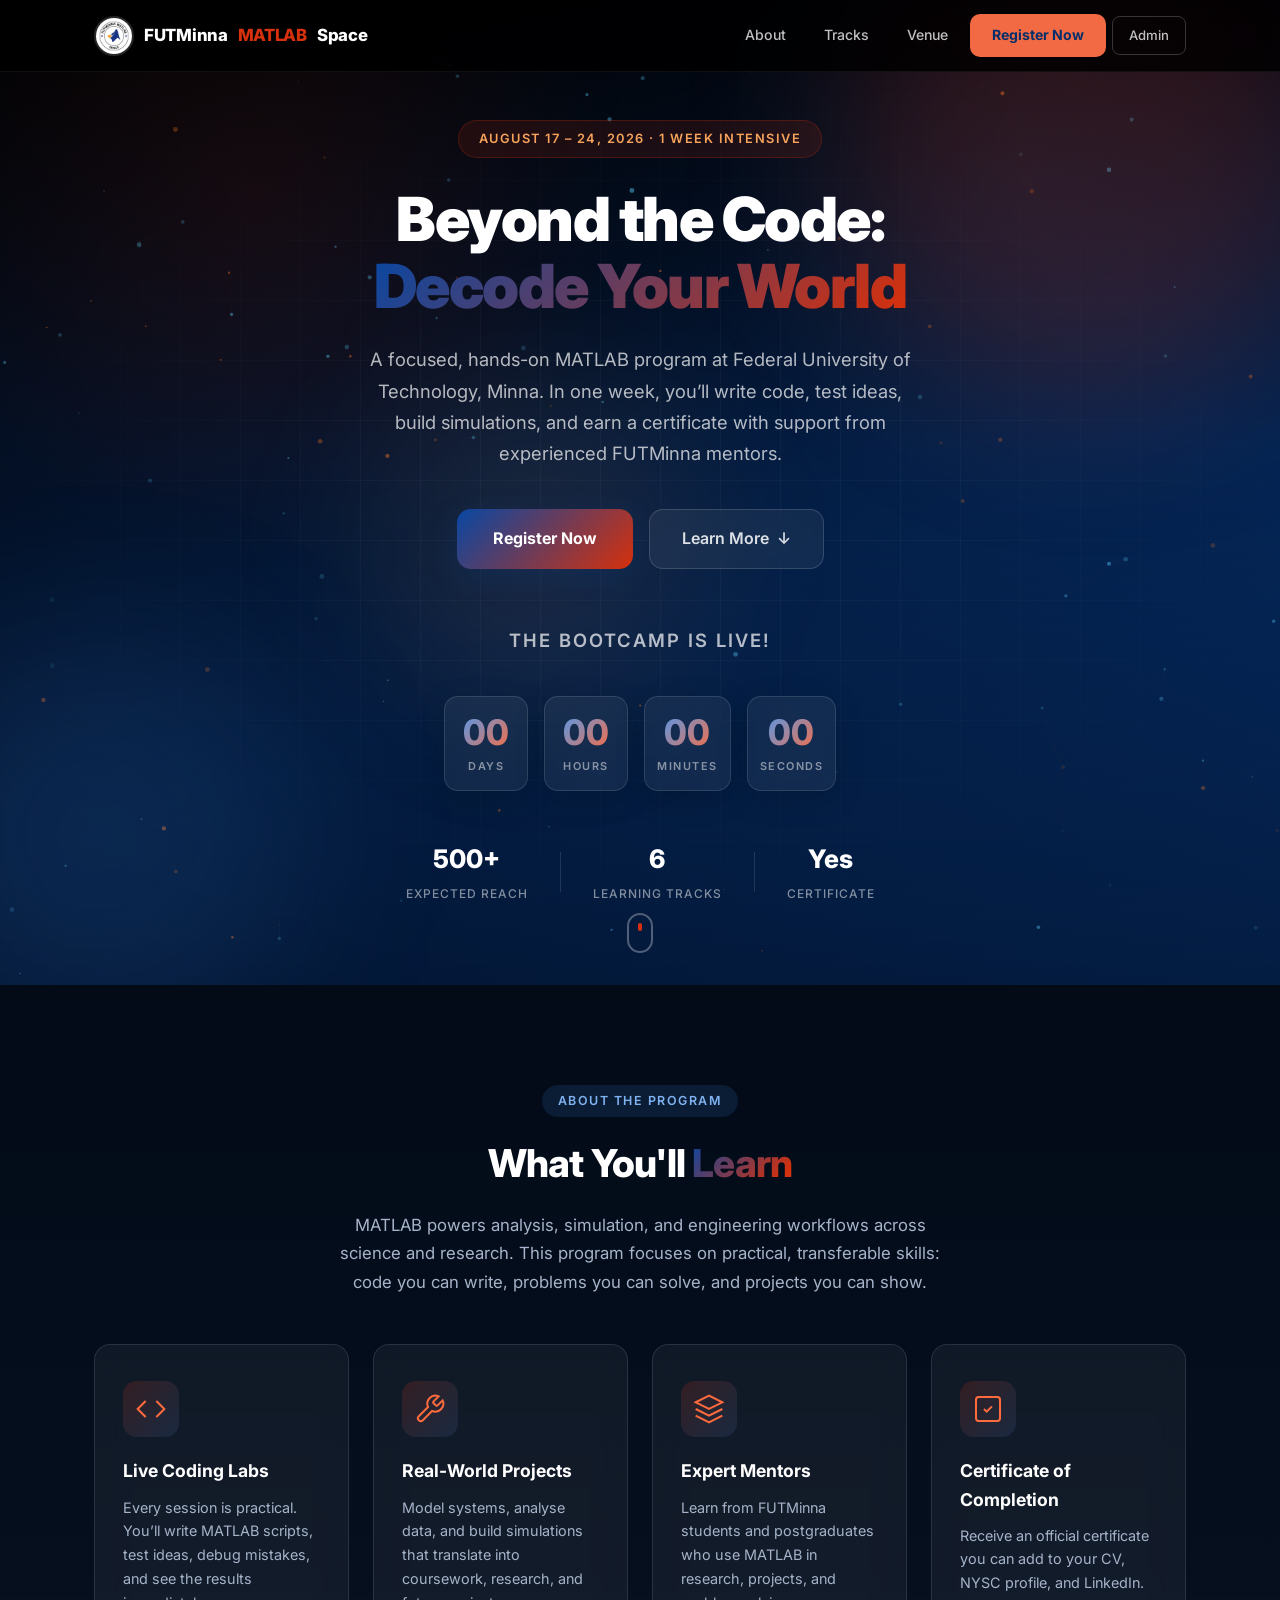
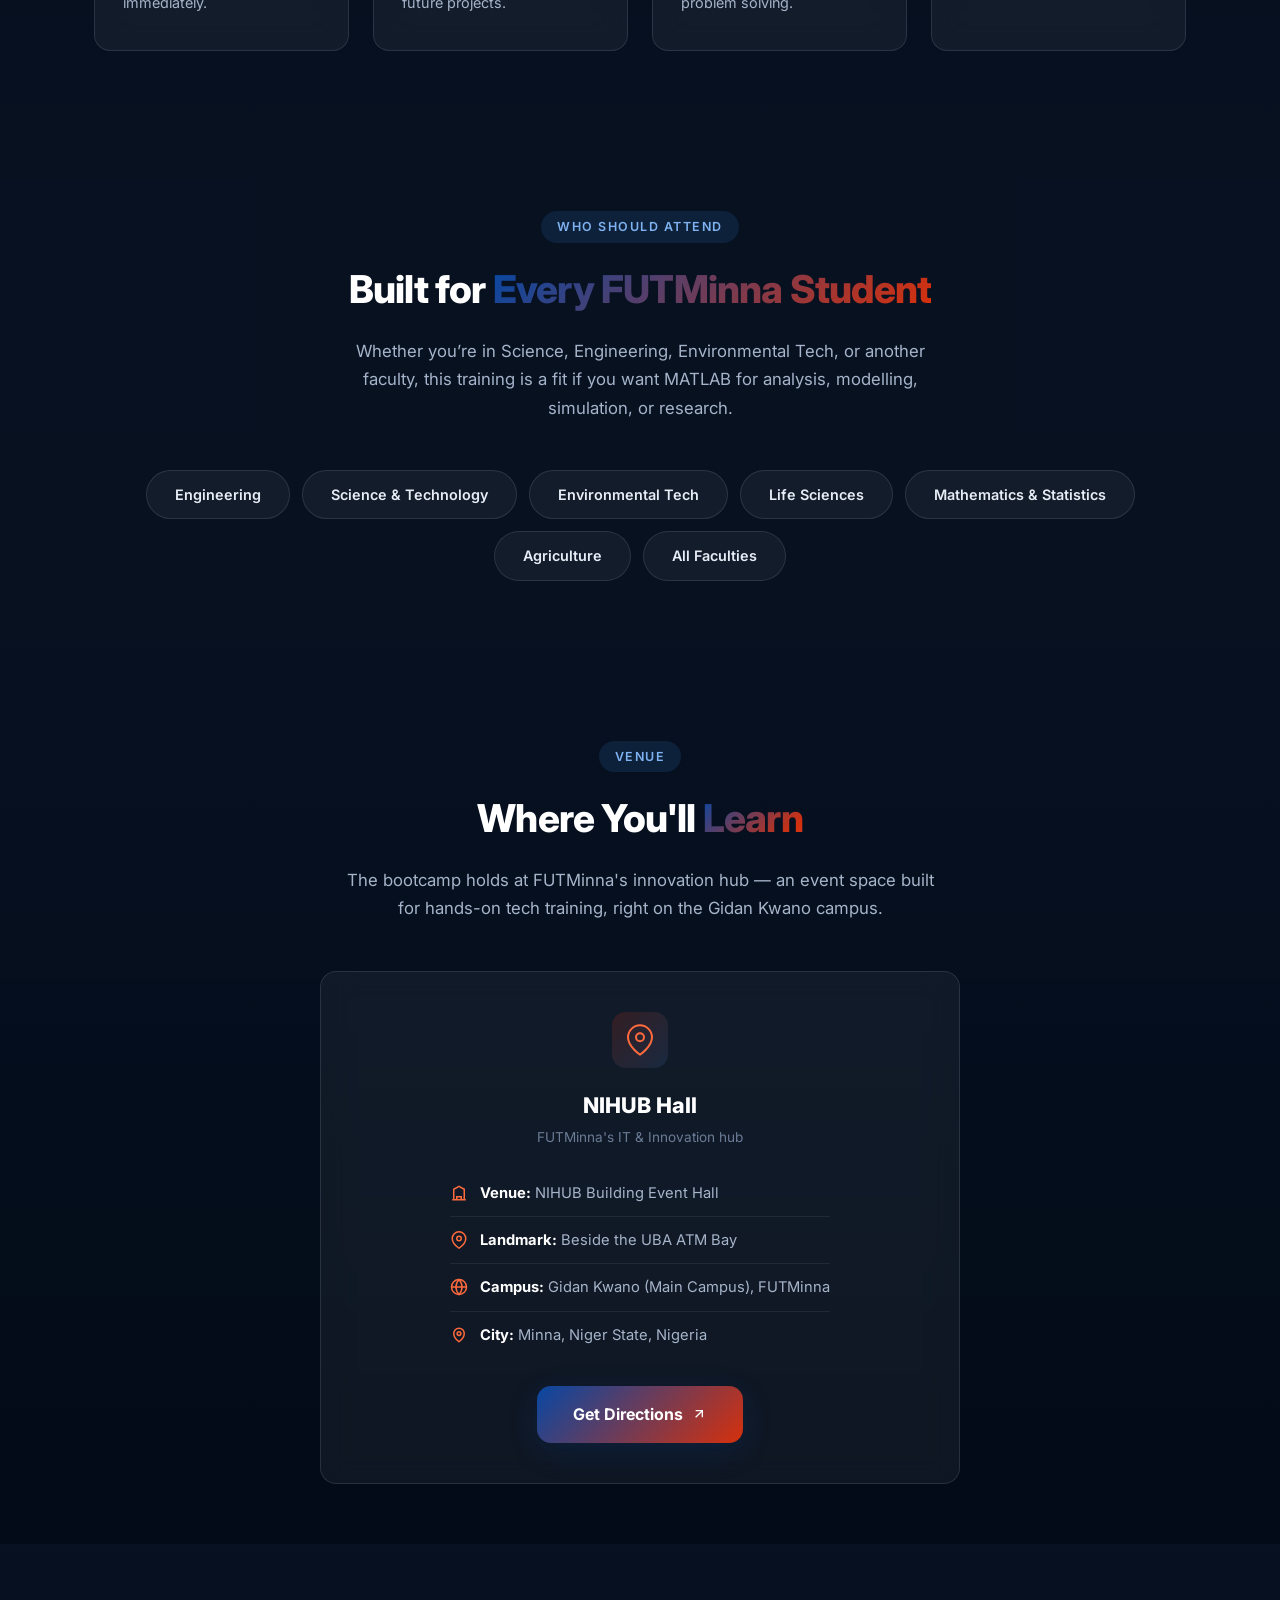
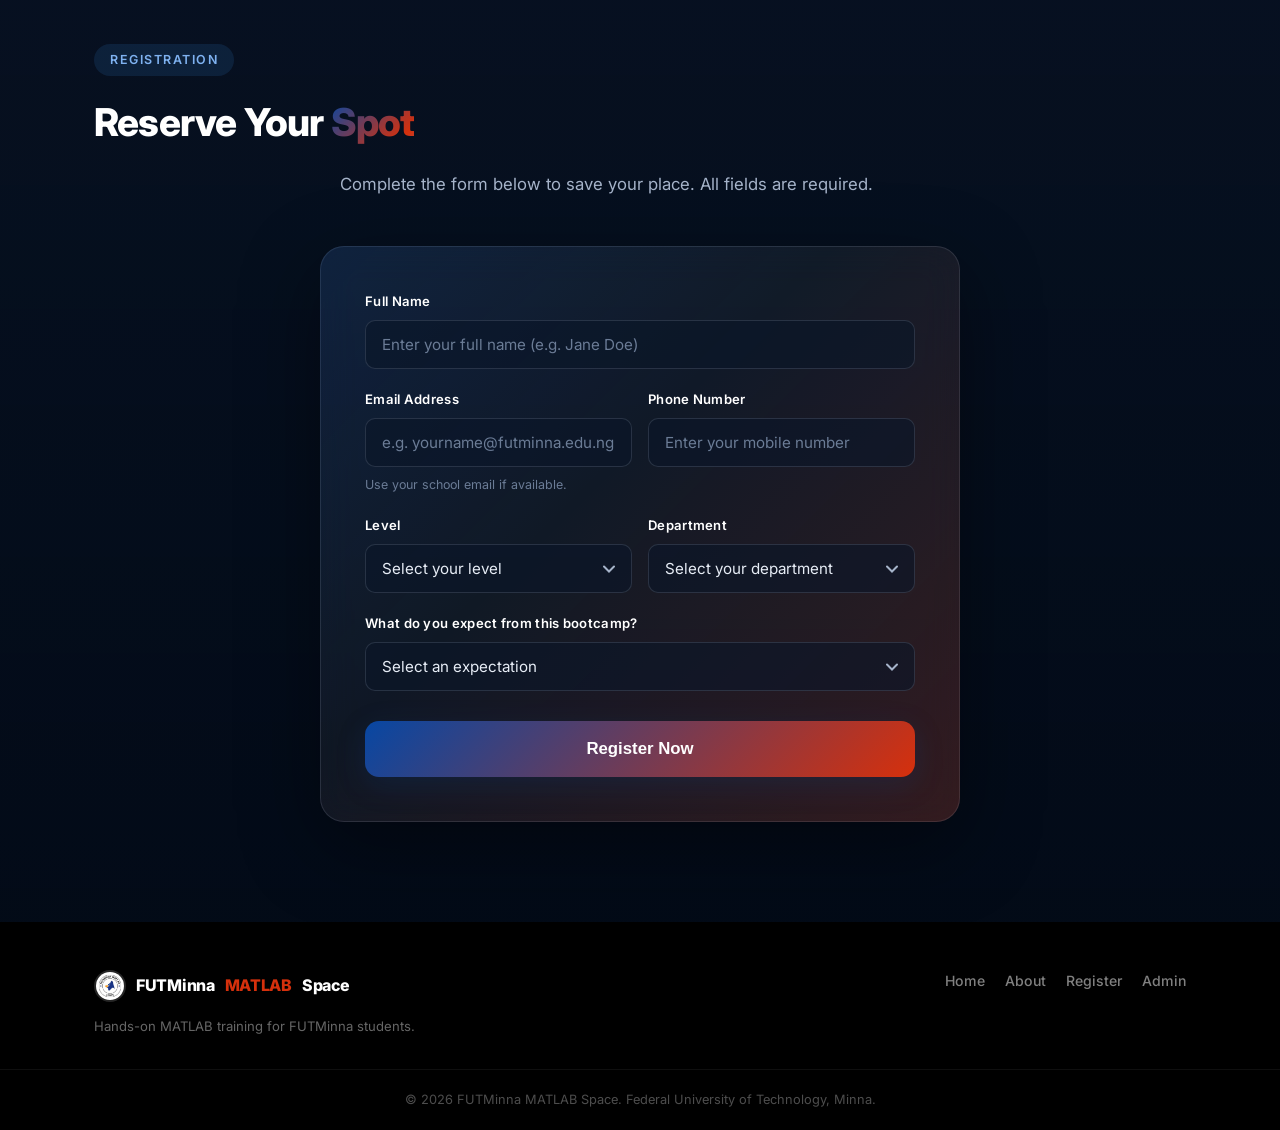
<file: index.html>
<!DOCTYPE html>
<html lang="en">
<head>
<meta charset="UTF-8">
<meta name="viewport" content="width=device-width, initial-scale=1.0">
<title>Beyond the Code, Decode Your World | FUTMinna MATLAB Space</title>
<link rel="stylesheet" href="style.css">
<link rel="preconnect" href="https://fonts.googleapis.com">
<link href="https://fonts.googleapis.com/css2?family=Inter:wght@300;400;500;600;700;800;900&display=swap" rel="stylesheet">
</head>
<body>
<div class="site-bg" aria-hidden="true"></div>

<!-- ===== PRELOADER ===== -->
<div id="preloader">
  <div class="loader-inner">
    <div class="loader-logo">
      <img src="/images/futminna_matlab_space_logo.jpeg" alt="FUTMinna MATLAB Space logo">
    </div>
    <p class="loader-text">FUTMinna <span>MATLAB</span> Space</p>
    <div class="loader-bar"><div class="loader-bar-fill"></div></div>
  </div>
</div>

<!-- ===== NAVBAR ===== -->
<header class="navbar" id="navbar">
  <div class="nav-inner">
    <a href="#" class="logo"><img class="logo-img" src="/images/futminna_matlab_space_logo.jpeg" alt="FUTMinna MATLAB Space logo">FUTMinna <span>MATLAB</span> Space</a>
    <button class="nav-toggle" id="navToggle" aria-label="Menu">
      <span></span><span></span><span></span>
    </button>
    <nav id="navLinks">
      <a href="#about">About</a>
      <a href="#tracks">Tracks</a>
      <a href="#venue">Venue</a>
      <a href="#register" class="nav-cta">Register Now</a>
      <a href="/admin" class="nav-admin">Admin</a>
    </nav>
  </div>
</header>

<!-- ===== HERO ===== -->
<section class="hero" id="hero">
  <canvas id="heroCanvas"></canvas>
  <div class="hero-orb hero-orb-1"></div>
  <div class="hero-orb hero-orb-2"></div>
  <div class="hero-orb hero-orb-3"></div>
  <div class="hero-grid"></div>
  <div class="hero-content">
    <div class="hero-badge reveal">August 17 – 24, 2026 &middot; 1 Week Intensive</div>
    <h1 class="reveal reveal-delay-1">Beyond the Code:<br><span class="gradient-text">Decode Your World</span></h1>
    <p class="reveal reveal-delay-2">A focused, hands-on MATLAB program at Federal University of Technology, Minna. In one week, you’ll write code, test ideas, build simulations, and earn a certificate with support from experienced FUTMinna mentors.</p>
    <div class="hero-actions reveal reveal-delay-3">
      <a href="#register" class="btn-glow">Register Now</a>
      <a href="#about" class="btn-ghost">Learn More <span class="arrow">&darr;</span></a>
    </div>
    <div class="hero-countdown reveal reveal-delay-4">
      <p class="countdown-label" id="countdownLabel">Bootcamp starts in</p>
      <div class="countdown-grid" id="countdown">
        <div class="countdown-box">
          <span class="countdown-num" id="cd-days">00</span>
          <span class="countdown-unit">Days</span>
        </div>
        <div class="countdown-box">
          <span class="countdown-num" id="cd-hours">00</span>
          <span class="countdown-unit">Hours</span>
        </div>
        <div class="countdown-box">
          <span class="countdown-num" id="cd-minutes">00</span>
          <span class="countdown-unit">Minutes</span>
        </div>
        <div class="countdown-box">
          <span class="countdown-num" id="cd-seconds">00</span>
          <span class="countdown-unit">Seconds</span>
        </div>
      </div>
    </div>
    <div class="hero-stats reveal reveal-delay-5">
      <div class="hero-stat">
        <span class="hero-stat-num">500+</span>
        <span class="hero-stat-label">Expected Reach</span>
      </div>
      <div class="hero-stat-divider"></div>
      <div class="hero-stat">
        <span class="hero-stat-num">6</span>
        <span class="hero-stat-label">Learning Tracks</span>
      </div>
      <div class="hero-stat-divider"></div>
      <div class="hero-stat">
        <span class="hero-stat-num">Yes</span>
        <span class="hero-stat-label">Certificate</span>
      </div>
    </div>
  </div>
  <div class="hero-scroll-hint">
    <div class="scroll-mouse">
      <div class="scroll-dot"></div>
    </div>
  </div>
</section>

<!-- ===== ABOUT ===== -->
<section id="about" class="about">
  <div class="container">
    <div class="section-label reveal">About The Program</div>
    <h2 class="reveal">What You'll <span class="gradient-text">Learn</span></h2>
    <p class="section-desc reveal">MATLAB powers analysis, simulation, and engineering workflows across science and research. This program focuses on practical, transferable skills: code you can write, problems you can solve, and projects you can show.</p>

    <div class="feature-grid">
      <div class="feature-card reveal reveal-card-1">
        <div class="feature-icon">
          <svg width="32" height="32" viewBox="0 0 24 24" fill="none" stroke="currentColor" stroke-width="1.5"><polyline points="16 18 22 12 16 6"/><polyline points="8 6 2 12 8 18"/></svg>
        </div>
        <h3>Live Coding Labs</h3>
        <p>Every session is practical. You’ll write MATLAB scripts, test ideas, debug mistakes, and see the results immediately.</p>
      </div>
      <div class="feature-card reveal reveal-card-2">
        <div class="feature-icon">
          <svg width="32" height="32" viewBox="0 0 24 24" fill="none" stroke="currentColor" stroke-width="1.5"><path d="M14.7 6.3a1 1 0 0 0 0 1.4l1.6 1.6a1 1 0 0 0 1.4 0l3.77-3.77a6 6 0 0 1-7.94 7.94l-6.91 6.91a2.12 2.12 0 0 1-3-3l6.91-6.91a6 6 0 0 1 7.94-7.94l-3.76 3.76z"/></svg>
        </div>
        <h3>Real-World Projects</h3>
        <p>Model systems, analyse data, and build simulations that translate into coursework, research, and future projects.</p>
      </div>
      <div class="feature-card reveal reveal-card-3">
        <div class="feature-icon">
          <svg width="32" height="32" viewBox="0 0 24 24" fill="none" stroke="currentColor" stroke-width="1.5"><path d="M12 2L2 7l10 5 10-5-10-5z"/><path d="M2 17l10 5 10-5"/><path d="M2 12l10 5 10-5"/></svg>
        </div>
        <h3>Expert Mentors</h3>
        <p>Learn from FUTMinna students and postgraduates who use MATLAB in research, projects, and problem solving.</p>
      </div>
      <div class="feature-card reveal reveal-card-4">
        <div class="feature-icon">
          <svg width="32" height="32" viewBox="0 0 24 24" fill="none" stroke="currentColor" stroke-width="1.5"><rect x="3" y="3" width="18" height="18" rx="2"/><path d="M9 12l2 2 4-4"/></svg>
        </div>
        <h3>Certificate of Completion</h3>
        <p>Receive an official certificate you can add to your CV, NYSC profile, and LinkedIn.</p>
      </div>
    </div>
  </div>
</section>

<!-- ===== TRACKS ===== -->
<section id="tracks" class="tracks">
  <div class="container">
    <div class="section-label reveal">Who Should Attend</div>
    <h2 class="reveal">Built for <span class="gradient-text">Every FUTMinna Student</span></h2>
    <p class="section-desc reveal">Whether you’re in Science, Engineering, Environmental Tech, or another faculty, this training is a fit if you want MATLAB for analysis, modelling, simulation, or research.</p>
    <div class="tracks-grid reveal">
      <div class="track-pill">Engineering</div>
      <div class="track-pill">Science & Technology</div>
      <div class="track-pill">Environmental Tech</div>
      <div class="track-pill">Life Sciences</div>
      <div class="track-pill">Mathematics & Statistics</div>
      <div class="track-pill">Agriculture</div>
      <div class="track-pill">All Faculties</div>
    </div>
  </div>
</section>

<!-- ===== VENUE ===== -->
<section id="venue" class="venue">
  <div class="container">
    <div class="section-label reveal">Venue</div>
    <h2 class="reveal">Where You'll <span class="gradient-text">Learn</span></h2>
    <p class="section-desc reveal">The bootcamp holds at FUTMinna's innovation hub &mdash; an event space built for hands-on tech training, right on the Gidan Kwano campus.</p>

    <div class="venue-grid">
      <div class="venue-card reveal">
        <div class="venue-icon">
          <svg width="32" height="32" viewBox="0 0 24 24" fill="none" stroke="currentColor" stroke-width="1.5"><path d="M21 10c0 7-9 13-9 13s-9-6-9-13a9 9 0 0 1 18 0z"/><circle cx="12" cy="10" r="3"/></svg>
        </div>
        <h3>NIHUB Hall</h3>
        <p class="venue-sub">FUTMinna's IT &amp; Innovation hub</p>
        <ul class="venue-list">
          <li>
            <svg width="18" height="18" viewBox="0 0 24 24" fill="none" stroke="currentColor" stroke-width="2"><path d="M3 21h18"/><path d="M5 21V7l7-4 7 4v14"/><path d="M9 21v-4h6v4"/></svg>
            <span><strong>Venue:</strong> NIHUB Building Event Hall</span>
          </li>
          <li>
            <svg width="18" height="18" viewBox="0 0 24 24" fill="none" stroke="currentColor" stroke-width="2"><path d="M21 10c0 7-9 13-9 13s-9-6-9-13a9 9 0 0 1 18 0z"/><circle cx="12" cy="10" r="3"/></svg>
            <span><strong>Landmark:</strong> Beside the UBA ATM Bay</span>
          </li>
          <li>
            <svg width="18" height="18" viewBox="0 0 24 24" fill="none" stroke="currentColor" stroke-width="2"><circle cx="12" cy="12" r="10"/><path d="M12 2a14.5 14.5 0 0 0 0 20 14.5 14.5 0 0 0 0-20z"/><path d="M2 12h20"/></svg>
            <span><strong>Campus:</strong> Gidan Kwano (Main Campus), FUTMinna</span>
          </li>
          <li>
            <svg width="18" height="18" viewBox="0 0 24 24" fill="none" stroke="currentColor" stroke-width="2"><path d="M12 21s-7-5.1-7-11a7 7 0 0 1 14 0c0 5.9-7 11-7 11z"/><circle cx="12" cy="10" r="2.5"/></svg>
            <span><strong>City:</strong> Minna, Niger State, Nigeria</span>
          </li>
        </ul>
        <a href="https://www.google.com/maps/dir/?api=1&amp;destination=NIHUB+FUTMinna+Gidan+Kwano" target="_blank" rel="noopener" class="btn-glow">
          Get Directions
          <svg class="map-chevron" width="16" height="16" viewBox="0 0 24 24" fill="none" stroke="currentColor" stroke-width="2"><path d="M7 17L17 7"/><path d="M7 7h10v10"/></svg>
        </a>
      </div>
    </div>
  </div>
</section>

<!-- ===== REGISTER ===== -->
<section id="register" class="register-section">
  <div class="container">
    <div class="section-label reveal">Registration</div>
    <h2 class="reveal">Reserve Your <span class="gradient-text">Spot</span></h2>
    <p class="section-desc reveal">Complete the form below to save your place. All fields are required.</p>

    <form id="registerForm" class="register-form reveal">
      <div class="form-row">
        <div class="form-group">
          <label for="fullname">Full Name</label>
          <input type="text" id="fullname" name="fullname" placeholder="Enter your full name (e.g. Jane Doe)" required>
          <div class="input-border"></div>
        </div>
      </div>
      <div class="form-row form-row-2">
        <div class="form-group">
          <label for="email">Email Address</label>
          <input type="email" id="email" name="email" placeholder="e.g. yourname@futminna.edu.ng" required>
          <small class="form-hint">Use your school email if available.</small>
          <div class="input-border"></div>
        </div>
        <div class="form-group">
          <label for="phone">Phone Number</label>
          <input type="tel" id="phone" name="phone" placeholder="Enter your mobile number" required>
          <div class="input-border"></div>
        </div>
      </div>
      <div class="form-row form-row-2">
        <div class="form-group">
          <label for="level">Level</label>
          <select id="level" name="level" required>
            <option value="" disabled selected>Select your level</option>
            <option value="100">100 Level</option>
            <option value="200">200 Level</option>
            <option value="300">300 Level</option>
            <option value="400">400 Level</option>
            <option value="500">500 Level</option>
            <option value="Postgraduate">Postgraduate</option>
          </select>
          <div class="input-border"></div>
        </div>
        <div class="form-group">
          <label for="department">Department</label>
          <select id="department" name="department" required>
            <option value="" disabled selected>Select your department</option>
            <option value="Engineering">Engineering</option>
            <option value="Science & Technology">Science & Technology</option>
            <option value="Environmental Tech">Environmental Tech</option>
            <option value="Life Sciences">Life Sciences</option>
            <option value="Mathematics & Statistics">Mathematics & Statistics</option>
            <option value="Agriculture">Agriculture</option>
            <option value="Other">Other</option>
          </select>
        </div>
      </div>
      <div class="form-row">
        <div class="form-group">
          <label for="expectation">What do you expect from this bootcamp?</label>
          <select id="expectation" name="expectation" required>
            <option value="" disabled selected>Select an expectation</option>
            <option value="Learn MATLAB from scratch">Learn MATLAB from scratch</option>
            <option value="Improve simulation & modeling skills">Improve simulation &amp; modeling skills</option>
            <option value="Apply MATLAB to coursework/projects">Apply MATLAB to coursework/projects</option>
            <option value="Prepare for research/academic work">Prepare for research/academic work</option>
            <option value="Build a portfolio project">Build a portfolio project</option>
            <option value="Network with other students">Network with other students</option>
            <option value="Other">Other</option>
          </select>
          <div class="input-border"></div>
        </div>
      </div>
      <button type="submit" class="btn-glow btn-full" id="submitBtn">
        <span class="btn-text">Register Now</span>
        <span class="btn-loader">
          <span></span><span></span><span></span>
        </span>
      </button>
      <div id="formMessage" class="form-message"></div>
    </form>
  </div>
</section>

<!-- ===== SUCCESS MODAL ===== -->
<div id="successModal" class="modal-overlay">
  <div class="modal-card">
    <button class="modal-close" id="modalClose">&times;</button>
    <div class="modal-check">
      <svg viewBox="0 0 52 52" class="checkmark"><circle cx="26" cy="26" r="25" fill="none" stroke="#10B981" stroke-width="2"/><path fill="none" stroke="#10B981" stroke-width="3" stroke-linecap="round" stroke-linejoin="round" d="M14.1 27.2l7.1 7.2 16.7-16.8"/></svg>
    </div>
    <h2 class="modal-title">You're In, <span id="modalName">Friend</span>!</h2>
    <p class="modal-subtitle">Thanks for registering for FUTMinna MATLAB Space. Here are your bootcamp details:</p>

    <div class="modal-details">
      <div class="modal-detail">
        <svg width="18" height="18" viewBox="0 0 24 24" fill="none" stroke="currentColor" stroke-width="2"><rect x="3" y="4" width="18" height="18" rx="2"/><line x1="16" y1="2" x2="16" y2="6"/><line x1="8" y1="2" x2="8" y2="6"/><line x1="3" y1="10" x2="21" y2="10"/></svg>
        <span><strong>Dates:</strong> August 17 – 24, 2026 (1 Week)</span>
      </div>
      <div class="modal-detail">
        <svg width="18" height="18" viewBox="0 0 24 24" fill="none" stroke="currentColor" stroke-width="2"><circle cx="12" cy="12" r="10"/><polyline points="12 6 12 12 16 14"/></svg>
        <span><strong>Time:</strong> 10:00 AM – 2:00 PM Daily (WAT)</span>
      </div>
      <div class="modal-detail">
        <svg width="18" height="18" viewBox="0 0 24 24" fill="none" stroke="currentColor" stroke-width="2"><path d="M21 10c0 7-9 13-9 13s-9-6-9-13a9 9 0 0 1 18 0z"/><circle cx="12" cy="10" r="3"/></svg>
        <span><strong>Venue:</strong> NIHUB Hall, Beside UBA ATM Bay, Gidan Kwano Campus, FUTMinna</span>
      </div>
    </div>

    <div class="modal-calendar">
      <p class="modal-cal-label">Add to your calendar so you don't miss it:</p>
      <div class="modal-cal-btns">
        <a id="googleCalLink" href="#" target="_blank" class="cal-btn cal-btn-google">
          <svg width="18" height="18" viewBox="0 0 24 24" fill="none" stroke="currentColor" stroke-width="2"><rect x="3" y="4" width="18" height="18" rx="2"/><line x1="16" y1="2" x2="16" y2="6"/><line x1="8" y1="2" x2="8" y2="6"/><line x1="3" y1="10" x2="21" y2="10"/></svg>
          Google Calendar
        </a>
        <button type="button" id="downloadIcs" class="cal-btn cal-btn-ics">
          <svg width="18" height="18" viewBox="0 0 24 24" fill="none" stroke="currentColor" stroke-width="2"><path d="M21 15v4a2 2 0 01-2 2H5a2 2 0 01-2-2v-4"/><polyline points="7 10 12 15 17 10"/><line x1="12" y1="15" x2="12" y2="3"/></svg>
          Download .ics
        </button>
      </div>
    </div>

    <button class="btn-glow btn-full modal-done" id="modalDone">Done</button>
  </div>
</div>

<!-- ===== FOOTER ===== -->
<footer>
  <div class="footer-inner">
    <div class="footer-brand">
      <span class="logo"><img class="logo-img logo-img-sm" src="/images/futminna_matlab_space_logo.jpeg" alt="FUTMinna MATLAB Space logo">FUTMinna <span>MATLAB</span> Space</span>
      <p>Hands-on MATLAB training for FUTMinna students.</p>
    </div>
    <div class="footer-links">
      <a href="/">Home</a>
      <a href="#about">About</a>
      <a href="#register">Register</a>
      <a href="/admin">Admin</a>
    </div>
  </div>
  <div class="footer-bottom">
    <p>&copy; 2026 FUTMinna MATLAB Space. Federal University of Technology, Minna.</p>
  </div>
</footer>

<script src="script.js"></script>
</body>
</html>
</file>
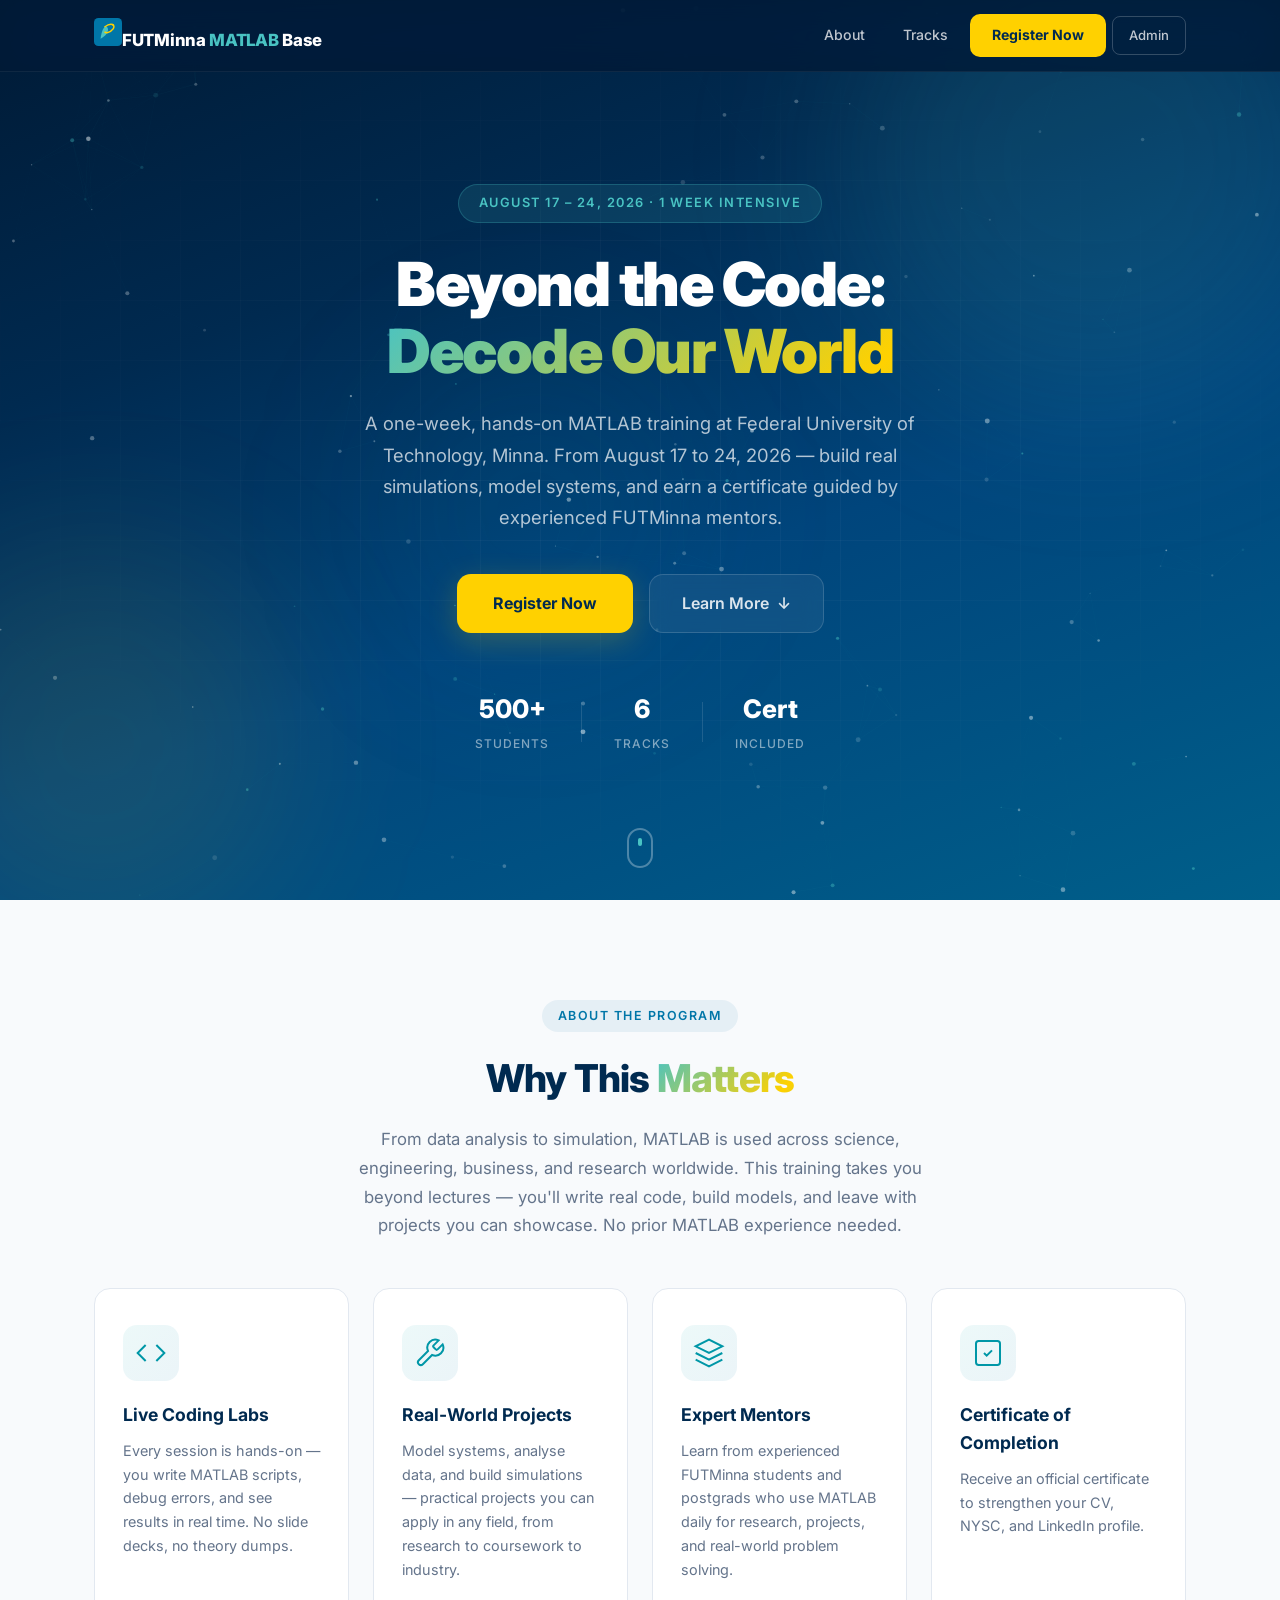
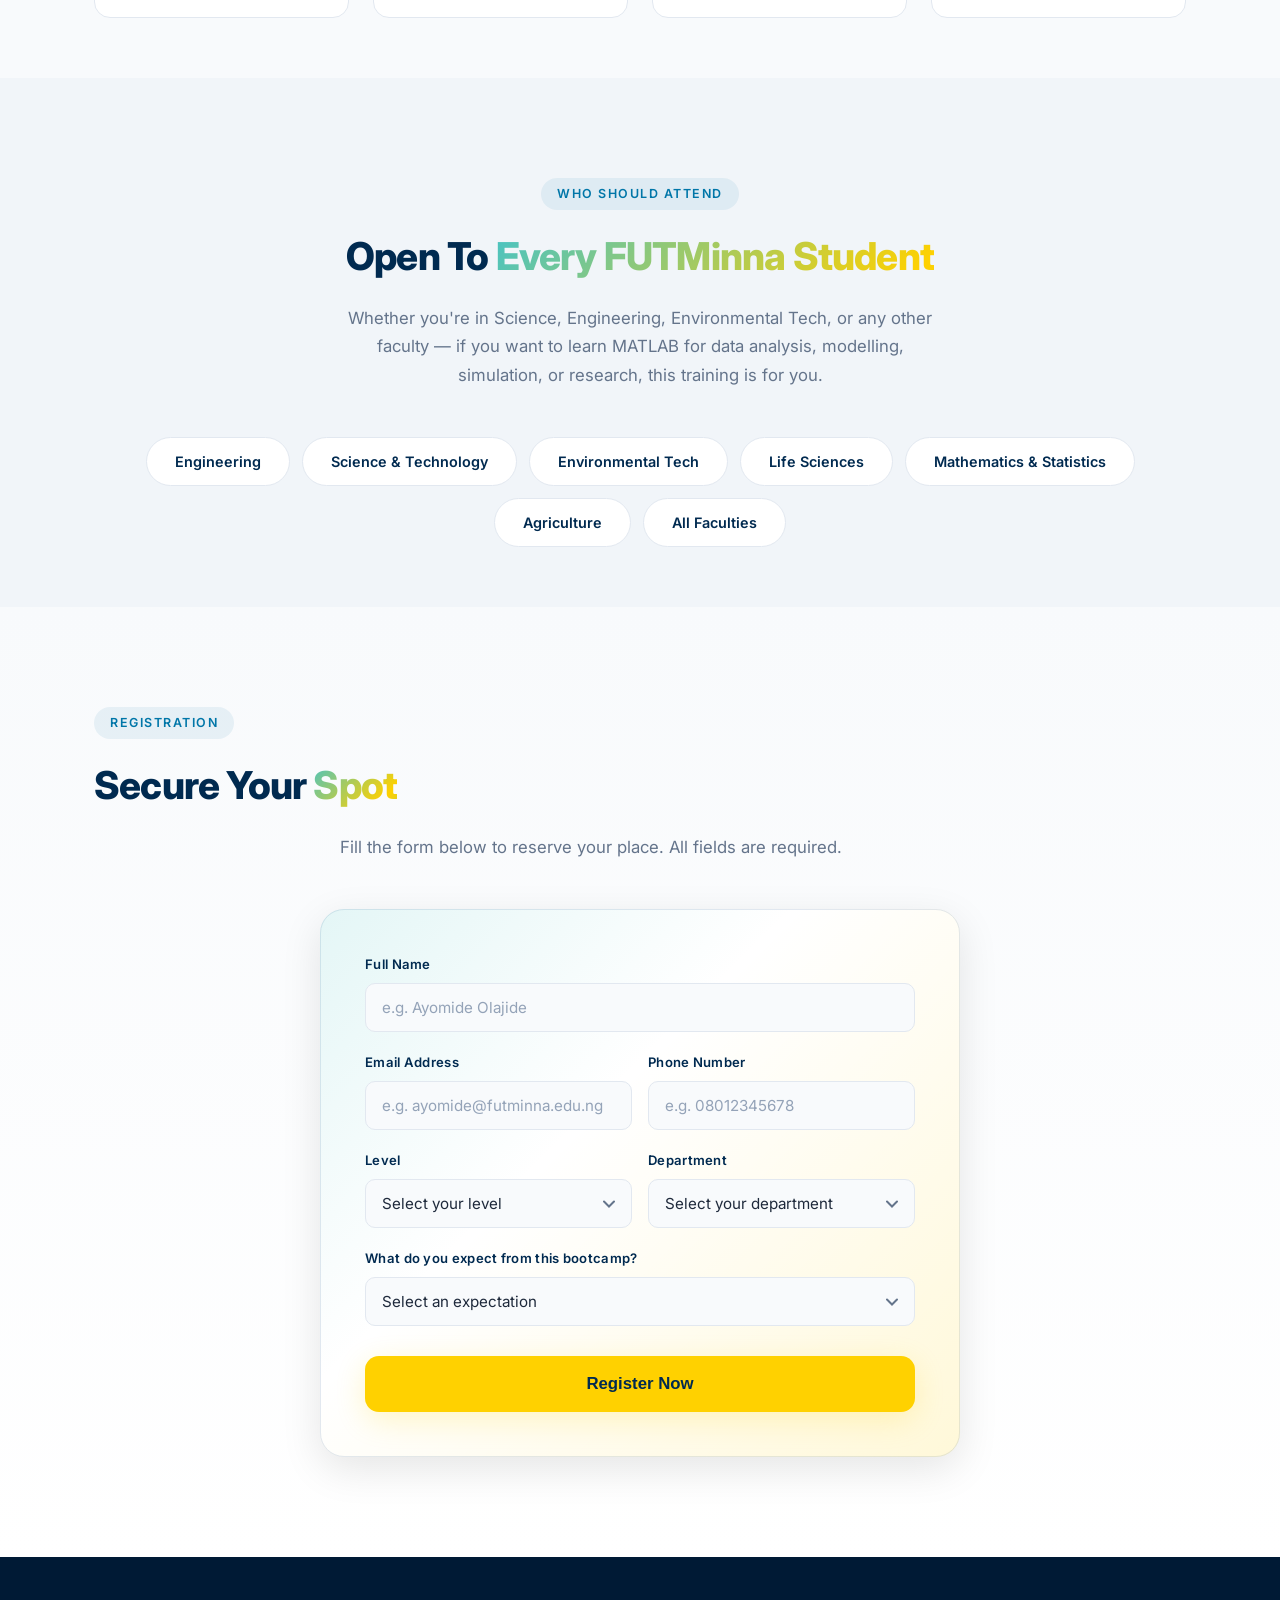
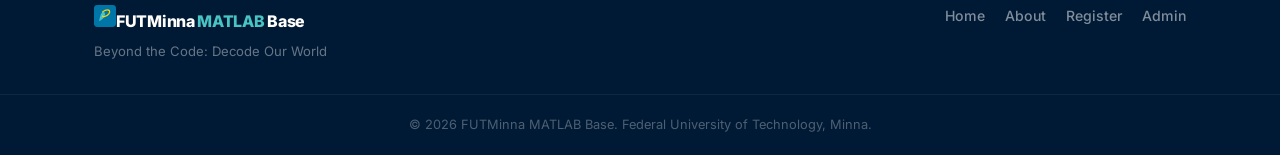
<file: public/index.html>
<!DOCTYPE html>
<html lang="en">
<head>
<meta charset="UTF-8">
<meta name="viewport" content="width=device-width, initial-scale=1.0">
<title>Beyond the Code: Decode Our World | FUTMinna MATLAB Base</title>
<link rel="stylesheet" href="style.css">
<link rel="preconnect" href="https://fonts.googleapis.com">
<link href="https://fonts.googleapis.com/css2?family=Inter:wght@300;400;500;600;700;800;900&display=swap" rel="stylesheet">
</head>
<body>

<!-- ===== PRELOADER ===== -->
<div id="preloader">
  <div class="loader-inner">
    <div class="loader-mesh">
      <svg viewBox="0 0 200 200" xmlns="http://www.w3.org/2000/svg">
        <defs>
          <linearGradient id="meshGrad" x1="0%" y1="0%" x2="100%" y2="100%">
            <stop offset="0%" style="stop-color:#49C3C3;stop-opacity:1" />
            <stop offset="100%" style="stop-color:#0076A8;stop-opacity:1" />
          </linearGradient>
        </defs>
        <path class="mesh-wave mesh-wave-1" fill="none" stroke="url(#meshGrad)" stroke-width="1.5" opacity="0.4"/>
        <path class="mesh-wave mesh-wave-2" fill="none" stroke="url(#meshGrad)" stroke-width="1.5" opacity="0.3"/>
        <path class="mesh-wave mesh-wave-3" fill="none" stroke="url(#meshGrad)" stroke-width="1.5" opacity="0.2"/>
      </svg>
      <div class="loader-dot"></div>
      <div class="loader-dot loader-dot-2"></div>
    </div>
    <p class="loader-text">FUTMinna <span>MATLAB</span> Base</p>
    <div class="loader-bar"><div class="loader-bar-fill"></div></div>
  </div>
</div>

<!-- ===== NAVBAR ===== -->
<header class="navbar" id="navbar">
  <div class="nav-inner">
    <a href="#" class="logo"><svg class="logo-icon" viewBox="0 0 512 512" width="28" height="28"><rect width="512" height="512" rx="80" fill="#0076A8"/><path d="M120 380 C120 380 140 200 200 160 C230 140 260 180 256 220 C252 260 220 310 180 340 C160 355 140 370 120 380Z" fill="#49C3C3"/><path d="M200 160 C200 160 280 100 340 120 C370 130 370 170 350 200 C330 230 280 260 240 270 C220 275 210 268 200 260" fill="none" stroke="#FFD100" stroke-width="28" stroke-linecap="round"/><circle cx="350" cy="130" r="18" fill="#FFD100"/></svg>FUTMinna <span>MATLAB</span> Base</a>
    <button class="nav-toggle" id="navToggle" aria-label="Menu">
      <span></span><span></span><span></span>
    </button>
    <nav id="navLinks">
      <a href="#about">About</a>
      <a href="#tracks">Tracks</a>
      <a href="#register" class="nav-cta">Register Now</a>
      <a href="/admin" class="nav-admin">Admin</a>
    </nav>
  </div>
</header>

<!-- ===== HERO ===== -->
<section class="hero" id="hero">
  <canvas id="heroCanvas"></canvas>
  <div class="hero-orb hero-orb-1"></div>
  <div class="hero-orb hero-orb-2"></div>
  <div class="hero-orb hero-orb-3"></div>
  <div class="hero-grid"></div>
  <div class="hero-content">
    <div class="hero-badge reveal">August 17 – 24, 2026 &middot; 1 Week Intensive</div>
    <h1 class="reveal reveal-delay-1">Beyond the Code:<br><span class="gradient-text">Decode Our World</span></h1>
    <p class="reveal reveal-delay-2">A one-week, hands-on MATLAB training at Federal University of Technology, Minna. From August 17 to 24, 2026 — build real simulations, model systems, and earn a certificate guided by experienced FUTMinna mentors.</p>
    <div class="hero-actions reveal reveal-delay-3">
      <a href="#register" class="btn-glow">Register Now</a>
      <a href="#about" class="btn-ghost">Learn More <span class="arrow">&darr;</span></a>
    </div>
    <div class="hero-stats reveal reveal-delay-4">
      <div class="hero-stat">
        <span class="hero-stat-num">500+</span>
        <span class="hero-stat-label">Students</span>
      </div>
      <div class="hero-stat-divider"></div>
      <div class="hero-stat">
        <span class="hero-stat-num">6</span>
        <span class="hero-stat-label">Tracks</span>
      </div>
      <div class="hero-stat-divider"></div>
      <div class="hero-stat">
        <span class="hero-stat-num">Cert</span>
        <span class="hero-stat-label">Included</span>
      </div>
    </div>
  </div>
  <div class="hero-scroll-hint">
    <div class="scroll-mouse">
      <div class="scroll-dot"></div>
    </div>
  </div>
</section>

<!-- ===== ABOUT ===== -->
<section id="about" class="about">
  <div class="container">
    <div class="section-label reveal">About The Program</div>
    <h2 class="reveal">Why This <span class="gradient-text">Matters</span></h2>
    <p class="section-desc reveal">From data analysis to simulation, MATLAB is used across science, engineering, business, and research worldwide. This training takes you beyond lectures — you'll write real code, build models, and leave with projects you can showcase. No prior MATLAB experience needed.</p>

    <div class="feature-grid">
      <div class="feature-card reveal reveal-card-1">
        <div class="feature-icon">
          <svg width="32" height="32" viewBox="0 0 24 24" fill="none" stroke="currentColor" stroke-width="1.5"><polyline points="16 18 22 12 16 6"/><polyline points="8 6 2 12 8 18"/></svg>
        </div>
        <h3>Live Coding Labs</h3>
        <p>Every session is hands-on — you write MATLAB scripts, debug errors, and see results in real time. No slide decks, no theory dumps.</p>
      </div>
      <div class="feature-card reveal reveal-card-2">
        <div class="feature-icon">
          <svg width="32" height="32" viewBox="0 0 24 24" fill="none" stroke="currentColor" stroke-width="1.5"><path d="M14.7 6.3a1 1 0 0 0 0 1.4l1.6 1.6a1 1 0 0 0 1.4 0l3.77-3.77a6 6 0 0 1-7.94 7.94l-6.91 6.91a2.12 2.12 0 0 1-3-3l6.91-6.91a6 6 0 0 1 7.94-7.94l-3.76 3.76z"/></svg>
        </div>
        <h3>Real-World Projects</h3>
        <p>Model systems, analyse data, and build simulations — practical projects you can apply in any field, from research to coursework to industry.</p>
      </div>
      <div class="feature-card reveal reveal-card-3">
        <div class="feature-icon">
          <svg width="32" height="32" viewBox="0 0 24 24" fill="none" stroke="currentColor" stroke-width="1.5"><path d="M12 2L2 7l10 5 10-5-10-5z"/><path d="M2 17l10 5 10-5"/><path d="M2 12l10 5 10-5"/></svg>
        </div>
        <h3>Expert Mentors</h3>
        <p>Learn from experienced FUTMinna students and postgrads who use MATLAB daily for research, projects, and real-world problem solving.</p>
      </div>
      <div class="feature-card reveal reveal-card-4">
        <div class="feature-icon">
          <svg width="32" height="32" viewBox="0 0 24 24" fill="none" stroke="currentColor" stroke-width="1.5"><rect x="3" y="3" width="18" height="18" rx="2"/><path d="M9 12l2 2 4-4"/></svg>
        </div>
        <h3>Certificate of Completion</h3>
        <p>Receive an official certificate to strengthen your CV, NYSC, and LinkedIn profile.</p>
      </div>
    </div>
  </div>
</section>

<!-- ===== TRACKS ===== -->
<section id="tracks" class="tracks">
  <div class="container">
    <div class="section-label reveal">Who Should Attend</div>
    <h2 class="reveal">Open To <span class="gradient-text">Every FUTMinna Student</span></h2>
    <p class="section-desc reveal">Whether you're in Science, Engineering, Environmental Tech, or any other faculty — if you want to learn MATLAB for data analysis, modelling, simulation, or research, this training is for you.</p>
    <div class="tracks-grid reveal">
      <div class="track-pill">Engineering</div>
      <div class="track-pill">Science & Technology</div>
      <div class="track-pill">Environmental Tech</div>
      <div class="track-pill">Life Sciences</div>
      <div class="track-pill">Mathematics & Statistics</div>
      <div class="track-pill">Agriculture</div>
      <div class="track-pill">All Faculties</div>
    </div>
  </div>
</section>

<!-- ===== REGISTER ===== -->
<section id="register" class="register-section">
  <div class="container">
    <div class="section-label reveal">Registration</div>
    <h2 class="reveal">Secure Your <span class="gradient-text">Spot</span></h2>
    <p class="section-desc reveal">Fill the form below to reserve your place. All fields are required.</p>

    <form id="registerForm" class="register-form reveal">
      <div class="form-row">
        <div class="form-group">
          <label for="fullname">Full Name</label>
          <input type="text" id="fullname" name="fullname" placeholder="e.g. Ayomide Olajide" required>
          <div class="input-border"></div>
        </div>
      </div>
      <div class="form-row form-row-2">
        <div class="form-group">
          <label for="email">Email Address</label>
          <input type="email" id="email" name="email" placeholder="e.g. ayomide@futminna.edu.ng" required>
          <div class="input-border"></div>
        </div>
        <div class="form-group">
          <label for="phone">Phone Number</label>
          <input type="tel" id="phone" name="phone" placeholder="e.g. 08012345678" required>
          <div class="input-border"></div>
        </div>
      </div>
      <div class="form-row form-row-2">
        <div class="form-group">
          <label for="level">Level</label>
          <select id="level" name="level" required>
            <option value="" disabled selected>Select your level</option>
            <option value="100">100 Level</option>
            <option value="200">200 Level</option>
            <option value="300">300 Level</option>
            <option value="400">400 Level</option>
            <option value="500">500 Level</option>
            <option value="Postgraduate">Postgraduate</option>
          </select>
          <div class="input-border"></div>
        </div>
        <div class="form-group">
          <label for="department">Department</label>
          <select id="department" name="department" required>
            <option value="" disabled selected>Select your department</option>
            <option value="Engineering">Engineering</option>
            <option value="Science & Technology">Science & Technology</option>
            <option value="Environmental Tech">Environmental Tech</option>
            <option value="Life Sciences">Life Sciences</option>
            <option value="Mathematics & Statistics">Mathematics & Statistics</option>
            <option value="Agriculture">Agriculture</option>
            <option value="Other">Other</option>
          </select>
        </div>
      </div>
      <div class="form-row">
        <div class="form-group">
          <label for="expectation">What do you expect from this bootcamp?</label>
          <select id="expectation" name="expectation" required>
            <option value="" disabled selected>Select an expectation</option>
            <option value="Learn MATLAB from scratch">Learn MATLAB from scratch</option>
            <option value="Improve simulation & modeling skills">Improve simulation &amp; modeling skills</option>
            <option value="Apply MATLAB to coursework/projects">Apply MATLAB to coursework/projects</option>
            <option value="Prepare for research/academic work">Prepare for research/academic work</option>
            <option value="Build a portfolio project">Build a portfolio project</option>
            <option value="Network with other students">Network with other students</option>
            <option value="Other">Other</option>
          </select>
          <div class="input-border"></div>
        </div>
      </div>
      <button type="submit" class="btn-glow btn-full" id="submitBtn">
        <span class="btn-text">Register Now</span>
        <span class="btn-loader">
          <span></span><span></span><span></span>
        </span>
      </button>
      <div id="formMessage" class="form-message"></div>
    </form>
  </div>
</section>

<!-- ===== SUCCESS MODAL ===== -->
<div id="successModal" class="modal-overlay">
  <div class="modal-card">
    <button class="modal-close" id="modalClose">&times;</button>
    <div class="modal-check">
      <svg viewBox="0 0 52 52" class="checkmark"><circle cx="26" cy="26" r="25" fill="none" stroke="#10B981" stroke-width="2"/><path fill="none" stroke="#10B981" stroke-width="3" stroke-linecap="round" stroke-linejoin="round" d="M14.1 27.2l7.1 7.2 16.7-16.8"/></svg>
    </div>
    <h2 class="modal-title">You're In, <span id="modalName">Friend</span>!</h2>
    <p class="modal-subtitle">Thanks for registering for FUTMinna MATLAB Base. Here are your bootcamp details:</p>

    <div class="modal-details">
      <div class="modal-detail">
        <svg width="18" height="18" viewBox="0 0 24 24" fill="none" stroke="currentColor" stroke-width="2"><rect x="3" y="4" width="18" height="18" rx="2"/><line x1="16" y1="2" x2="16" y2="6"/><line x1="8" y1="2" x2="8" y2="6"/><line x1="3" y1="10" x2="21" y2="10"/></svg>
        <span><strong>Dates:</strong> August 17 – 24, 2026 (1 Week)</span>
      </div>
      <div class="modal-detail">
        <svg width="18" height="18" viewBox="0 0 24 24" fill="none" stroke="currentColor" stroke-width="2"><circle cx="12" cy="12" r="10"/><polyline points="12 6 12 12 16 14"/></svg>
        <span><strong>Time:</strong> 9:00 AM – 4:00 PM Daily (WAT)</span>
      </div>
      <div class="modal-detail">
        <svg width="18" height="18" viewBox="0 0 24 24" fill="none" stroke="currentColor" stroke-width="2"><path d="M21 10c0 7-9 13-9 13s-9-6-9-13a9 9 0 0 1 18 0z"/><circle cx="12" cy="10" r="3"/></svg>
        <span><strong>Venue:</strong> FUTMinna, Minna, Niger State</span>
      </div>
    </div>

    <div class="modal-calendar">
      <p class="modal-cal-label">Add to your calendar so you don't miss it:</p>
      <div class="modal-cal-btns">
        <a id="googleCalLink" href="#" target="_blank" class="cal-btn cal-btn-google">
          <svg width="18" height="18" viewBox="0 0 24 24" fill="none" stroke="currentColor" stroke-width="2"><rect x="3" y="4" width="18" height="18" rx="2"/><line x1="16" y1="2" x2="16" y2="6"/><line x1="8" y1="2" x2="8" y2="6"/><line x1="3" y1="10" x2="21" y2="10"/></svg>
          Google Calendar
        </a>
        <button type="button" id="downloadIcs" class="cal-btn cal-btn-ics">
          <svg width="18" height="18" viewBox="0 0 24 24" fill="none" stroke="currentColor" stroke-width="2"><path d="M21 15v4a2 2 0 01-2 2H5a2 2 0 01-2-2v-4"/><polyline points="7 10 12 15 17 10"/><line x1="12" y1="15" x2="12" y2="3"/></svg>
          Download .ics
        </button>
      </div>
    </div>

    <button class="btn-glow btn-full modal-done" id="modalDone">Done</button>
  </div>
</div>

<!-- ===== FOOTER ===== -->
<footer>
  <div class="footer-inner">
    <div class="footer-brand">
      <span class="logo"><svg class="logo-icon" viewBox="0 0 512 512" width="22" height="22"><rect width="512" height="512" rx="80" fill="#0076A8"/><path d="M120 380 C120 380 140 200 200 160 C230 140 260 180 256 220 C252 260 220 310 180 340 C160 355 140 370 120 380Z" fill="#49C3C3"/><path d="M200 160 C200 160 280 100 340 120 C370 130 370 170 350 200 C330 230 280 260 240 270 C220 275 210 268 200 260" fill="none" stroke="#FFD100" stroke-width="28" stroke-linecap="round"/><circle cx="350" cy="130" r="18" fill="#FFD100"/></svg>FUTMinna <span>MATLAB</span> Base</span>
      <p>Beyond the Code: Decode Our World</p>
    </div>
    <div class="footer-links">
      <a href="/">Home</a>
      <a href="#about">About</a>
      <a href="#register">Register</a>
      <a href="/admin">Admin</a>
    </div>
  </div>
  <div class="footer-bottom">
    <p>&copy; 2026 FUTMinna MATLAB Base. Federal University of Technology, Minna.</p>
  </div>
</footer>

<script src="script.js"></script>
</body>
</html>
</file>
<file: style.css>
/* ===== VARIABLES ===== */
:root {
  --mw-blue: #0747A3;
  --mw-blue-dark: #052F6B;
  --mw-blue-deeper: #000000;
  --mw-blue-light: #4E9BF0;
  --mw-teal: #D6300C;
  --mw-teal-dark: #FF6B3D;
  --mw-yellow: #F26A43;
  --mw-orange: #D6300C;
  --mw-red: #A2142F;
  --mw-white: #FFFFFF;
  --mw-light: #0A1629;
  --mw-light-gray: #0E1F3B;
  --mw-border: rgba(148,163,184,0.18);
  --mw-text: #E7EDF6;
  --mw-text-secondary: #A6B4CA;
  --mw-text-muted: #6B7C96;
  --mw-shadow-xs: 0 1px 2px rgba(0,0,0,0.04);
  --mw-shadow: 0 4px 20px rgba(0,0,0,0.06);
  --mw-shadow-lg: 0 12px 40px rgba(0,0,0,0.1);
  --mw-shadow-glow: 0 0 40px rgba(214,48,12,0.15);
  --mw-radius: 10px;
  --mw-radius-lg: 16px;
  --mw-radius-xl: 24px;
  --ease-out: cubic-bezier(0.16, 1, 0.3, 1);
  --ease-spring: cubic-bezier(0.34, 1.56, 0.64, 1);
}

* { box-sizing: border-box; margin: 0; padding: 0; }
html { scroll-behavior: smooth; }
body { font-family: 'Inter', system-ui, -apple-system, sans-serif; color: var(--mw-text); line-height: 1.6;
  background: #030A16; overflow-x: hidden; }
body.loading { overflow: hidden; }

/* Faded full-page poster background */
.site-bg {
  position: fixed; inset: 0; z-index: -1; pointer-events: none;
  background:
    linear-gradient(180deg, rgba(3,11,24,0.82) 0%, rgba(6,20,44,0.55) 50%, rgba(3,11,24,0.88) 100%),
    url('/images/decode-your-world-bg.jpg') center/cover no-repeat;
}
@supports (-webkit-touch-callout: none) {
  .site-bg { background-attachment: scroll; }
}

.container { max-width: 1140px; margin: 0 auto; padding: 0 24px; }

/* ===== PRELOADER ===== */
#preloader {
  position: fixed; inset: 0; z-index: 9999;
  background: var(--mw-blue-deeper);
  display: flex; align-items: center; justify-content: center;
  transition: opacity 0.6s var(--ease-out), visibility 0.6s;
}
#preloader.fade-out { opacity: 0; visibility: hidden; }

.loader-inner { text-align: center; }
.loader-logo {
  width: 120px; height: 120px; margin: 0 auto 24px; position: relative;
  animation: loaderPulse 2s ease-in-out infinite;
}
.loader-logo img {
  width: 100%; height: 100%; border-radius: 50%; object-fit: cover;
  border: 2px solid rgba(214,48,12,0.5);
  box-shadow: 0 0 40px rgba(214,48,12,0.35);
}
@keyframes loaderPulse {
  0%, 100% { transform: scale(1); }
  50% { transform: scale(1.06); }
}

.loader-text {
  color: rgba(255,255,255,0.7); font-size: .85rem; font-weight: 500;
  letter-spacing: 2px; text-transform: uppercase; margin-bottom: 20px;
}
.loader-text span { color: var(--mw-teal); }

.loader-bar { width: 160px; height: 3px; background: rgba(255,255,255,0.1); border-radius: 10px; margin: 0 auto; overflow: hidden; }
.loader-bar-fill {
  width: 0%; height: 100%; background: linear-gradient(90deg, var(--mw-blue), var(--mw-teal));
  border-radius: 10px; animation: barFill 1.8s var(--ease-out) forwards;
}
@keyframes barFill { to { width: 100%; } }

/* ===== NAVBAR ===== */
.navbar {
  position: fixed; top: 0; left: 0; right: 0; z-index: 1000;
  height: 72px; -webkit-backdrop-filter: blur(20px) saturate(180%);
  backdrop-filter: blur(20px) saturate(180%);
  background: rgba(0,0,0,0.86);
  border-bottom: 1px solid rgba(255,255,255,0.06);
  transition: all 0.4s var(--ease-out);
}
.navbar.scrolled {
  background: rgba(0,0,0,0.96);
  box-shadow: 0 4px 30px rgba(0,0,0,0.2);
}
.nav-inner { max-width: 1140px; margin: 0 auto; padding: 0 24px; display: flex;
  justify-content: space-between; align-items: center; height: 100%; }
.logo { font-weight: 800; font-size: 1.05rem; color: white; text-decoration: none; letter-spacing: -0.3px;
  display: inline-flex; align-items: center; gap: 10px; }
.logo span { color: var(--mw-teal); }
.logo-img { width: 40px; height: 40px; border-radius: 50%; object-fit: cover;
  border: 2px solid rgba(255,255,255,0.15); flex-shrink: 0; }
.logo-img-sm { width: 32px; height: 32px; }

.nav-toggle { display: none; background: none; border: none; cursor: pointer; padding: 8px; }
.nav-toggle span { display: block; width: 22px; height: 2px; background: white; margin: 5px 0;
  transition: 0.3s var(--ease-out); border-radius: 2px; }

nav { display: flex; align-items: center; gap: 6px; }
nav a { color: rgba(255,255,255,0.75); text-decoration: none; font-weight: 500; font-size: .88rem;
  padding: 8px 16px; border-radius: 8px; transition: all 0.25s var(--ease-out); }
nav a:hover { color: white; background: rgba(255,255,255,0.08); }
.nav-cta { background: var(--mw-yellow) !important; color: var(--mw-blue-dark) !important;
  font-weight: 700 !important; padding: 10px 22px !important; border-radius: 10px !important; }
.nav-cta:hover { background: #B72408 !important; transform: translateY(-1px);
  box-shadow: 0 4px 20px rgba(214,48,12,0.3); }
.nav-admin { border: 1px solid rgba(255,255,255,0.2) !important; font-size: .82rem !important; }
.nav-admin:hover { border-color: var(--mw-teal) !important; color: var(--mw-teal) !important;
  background: rgba(214,48,12,0.08) !important; }

/* ===== HERO ===== */
.hero {
  position: relative; min-height: 100vh; min-height: 100svh; display: flex; align-items: center; justify-content: center;
  background:
    linear-gradient(180deg, rgba(0,0,0,0.5) 0%, rgba(2,10,24,0.32) 45%, rgba(2,8,20,0.68) 100%),
    radial-gradient(circle at 20% 20%, rgba(214,48,12,0.16) 0%, transparent 28%),
    radial-gradient(circle at 80% 18%, rgba(59,130,214,0.16) 0%, transparent 26%),
    linear-gradient(160deg, var(--mw-blue-deeper) 0%, #04142E 34%, var(--mw-blue-dark) 60%, var(--mw-blue) 100%),
    url('/images/decode-your-world-bg.jpg') center/cover no-repeat;
  overflow: hidden; padding: 120px 24px 80px;
}
#heroCanvas { position: absolute; inset: 0; width: 100%; height: 100%; z-index: 1; }

.hero-orb {
  position: absolute; border-radius: 50%; filter: blur(80px); z-index: 2;
  animation: orbFloat 12s ease-in-out infinite;
}
.hero-orb-1 { width: 500px; height: 500px; background: rgba(214,48,12,0.18); top: -10%; right: -5%; animation-delay: 0s; }
.hero-orb-2 { width: 400px; height: 400px; background: rgba(59,130,214,0.14); bottom: -5%; left: -8%; animation-delay: -4s; }
.hero-orb-3 { width: 300px; height: 300px; background: rgba(244,162,97,0.1); top: 40%; left: 30%; animation-delay: -8s; }

@keyframes orbFloat {
  0%, 100% { transform: translate(0, 0) scale(1); }
  33% { transform: translate(30px, -40px) scale(1.05); }
  66% { transform: translate(-20px, 20px) scale(0.95); }
}

.hero-grid {
  position: absolute; inset: 0; z-index: 2;
  background-image:
    linear-gradient(rgba(255,255,255,0.03) 1px, transparent 1px),
    linear-gradient(90deg, rgba(255,255,255,0.03) 1px, transparent 1px);
  background-size: 60px 60px;
  -webkit-mask-image: radial-gradient(ellipse 70% 60% at 50% 50%, black 30%, transparent 80%);
  mask-image: radial-gradient(ellipse 70% 60% at 50% 50%, black 30%, transparent 80%);
}

.hero-content { position: relative; z-index: 10; text-align: center; max-width: 760px; }

.hero-badge {
  display: inline-block; padding: 8px 20px; background: rgba(214,48,12,0.12);
  border: 1px solid rgba(214,48,12,0.24); border-radius: 100px;
  color: #F7A35C; font-size: .8rem; font-weight: 600;
  letter-spacing: 1.5px; text-transform: uppercase; margin-bottom: 28px;
}

.hero h1 { font-size: clamp(2.4rem, 5.5vw, 3.8rem); font-weight: 900; color: white;
  line-height: 1.1; margin-bottom: 24px; letter-spacing: -1.5px; }
.gradient-text {
  background: linear-gradient(135deg, var(--mw-blue) 0%, var(--mw-teal) 52%, var(--mw-blue-light) 100%);
  background-size: 200% auto; -webkit-background-clip: text; background-clip: text;
  -webkit-text-fill-color: transparent; animation: gradientShift 4s ease-in-out infinite;
}
@keyframes gradientShift { 0%, 100% { background-position: 0% center; } 50% { background-position: 100% center; } }

.hero p { color: rgba(255,255,255,0.7); font-size: 1.15rem; max-width: 560px; margin: 0 auto 40px; line-height: 1.7; }

.hero-actions { display: flex; gap: 16px; justify-content: center; flex-wrap: wrap; margin-bottom: 56px; }

.btn-glow {
  display: inline-flex; align-items: center; gap: 8px;
  padding: 16px 36px; background: linear-gradient(135deg, var(--mw-blue), var(--mw-teal)); color: white;
  font-weight: 700; font-size: 1rem; border: none; border-radius: 14px;
  cursor: pointer; text-decoration: none; transition: all 0.3s var(--ease-out);
  box-shadow: 0 0 0 0 rgba(214,48,12,0.36), 0 8px 30px rgba(7,71,163,0.18);
  position: relative; overflow: hidden;
}
.btn-glow::before {
  content: ''; position: absolute; inset: 0; background: linear-gradient(135deg, rgba(255,255,255,0.2), transparent);
  opacity: 0; transition: opacity 0.3s;
}
.btn-glow:hover { transform: translateY(-3px) scale(1.02); box-shadow: 0 0 30px rgba(214,48,12,0.24), 0 12px 40px rgba(7,71,163,0.22); }
.btn-glow:hover::before { opacity: 1; }
.btn-glow:active { transform: translateY(-1px) scale(0.99); }

.btn-ghost {
  display: inline-flex; align-items: center; gap: 8px;
  padding: 16px 32px; background: rgba(255,255,255,0.06); color: rgba(255,255,255,0.85);
  font-weight: 600; font-size: 1rem; border: 1px solid rgba(255,255,255,0.15);
  border-radius: 14px; cursor: pointer; text-decoration: none; transition: all 0.3s var(--ease-out);
  -webkit-backdrop-filter: blur(10px);
  backdrop-filter: blur(10px);
}
.btn-ghost:hover { background: rgba(255,255,255,0.12); border-color: rgba(255,255,255,0.3); color: white; transform: translateY(-2px); }
.btn-ghost .arrow { transition: transform 0.3s var(--ease-out); }
.btn-ghost:hover .arrow { transform: translateY(3px); }

.hero-stats { display: flex; justify-content: center; gap: 32px; align-items: center; }
.hero-stat { text-align: center; }
.hero-stat-num { display: block; font-size: 1.6rem; font-weight: 800; color: white; }
.hero-stat-label { font-size: .75rem; color: rgba(255,255,255,0.5); text-transform: uppercase; letter-spacing: 1px; font-weight: 500; }
.hero-stat-divider { width: 1px; height: 40px; background: rgba(255,255,255,0.12); }

.hero-countdown { margin-bottom: 48px; }
.countdown-label {
  font-size: .75rem; color: rgba(255,255,255,0.55); text-transform: uppercase;
  letter-spacing: 2px; font-weight: 600; margin-bottom: 18px;
}
.countdown-grid { display: flex; justify-content: center; gap: 16px; }
.countdown-box {
  min-width: 84px; padding: 18px 12px 14px; border-radius: 14px;
  background: rgba(255,255,255,0.06); border: 1px solid rgba(255,255,255,0.12);
  -webkit-backdrop-filter: blur(10px); backdrop-filter: blur(10px);
  box-shadow: 0 8px 30px rgba(0,0,0,0.15);
}
.countdown-num {
  display: block; font-size: 2.2rem; font-weight: 800; color: white;
  line-height: 1; font-variant-numeric: tabular-nums;
  background: linear-gradient(135deg, var(--mw-blue-light), var(--mw-teal-dark));
  -webkit-background-clip: text; background-clip: text; -webkit-text-fill-color: transparent;
}
.countdown-unit {
  display: block; font-size: .68rem; color: rgba(255,255,255,0.5);
  text-transform: uppercase; letter-spacing: 1.5px; font-weight: 600; margin-top: 8px;
}

.hero-scroll-hint {
  position: absolute; bottom: 32px; left: 50%; transform: translateX(-50%); z-index: 10;
  animation: scrollBounce 2s ease-in-out infinite;
}
.scroll-mouse { width: 26px; height: 40px; border: 2px solid rgba(255,255,255,0.3); border-radius: 13px; position: relative; }
.scroll-dot { width: 4px; height: 8px; background: var(--mw-teal); border-radius: 2px;
  position: absolute; top: 8px; left: 50%; transform: translateX(-50%); animation: scrollDot 2s ease-in-out infinite; }
@keyframes scrollDot {
  0%, 100% { opacity: 1; transform: translateX(-50%) translateY(0); }
  100% { opacity: 0; transform: translateX(-50%) translateY(14px); }
}
@keyframes scrollBounce { 0%, 100% { transform: translateX(-50%) translateY(0); } 50% { transform: translateX(-50%) translateY(8px); } }

/* ===== SECTIONS ===== */
.section-label {
  display: inline-block; padding: 6px 16px; background: rgba(59,130,214,0.15);
  border-radius: 100px; color: #7FB2F0; font-size: .78rem; font-weight: 600;
  letter-spacing: 1.5px; text-transform: uppercase; margin-bottom: 16px;
}
.about, .tracks { padding: 100px 0 60px; text-align: center; position: relative; z-index: 1; }
.about { background: linear-gradient(180deg, rgba(3,11,24,0.88) 0%, rgba(10,22,41,0.55) 100%); }
.tracks { background: rgba(10,22,41,0.6); }
.about h2, .tracks h2, .venue h2, .register-section h2 {
  font-size: clamp(1.8rem, 3.5vw, 2.4rem); font-weight: 800; color: white;
  margin-bottom: 16px; letter-spacing: -0.8px;
}
.section-desc { color: var(--mw-text-secondary); max-width: 600px; margin: 0 auto 48px; font-size: 1.05rem; line-height: 1.7; }

/* ===== FEATURE CARDS ===== */
.feature-grid { display: grid; grid-template-columns: repeat(auto-fit, minmax(240px, 1fr)); gap: 24px; }
.feature-card {
  background: rgba(255,255,255,0.05); padding: 36px 28px; border-radius: var(--mw-radius-lg);
  border: 1px solid var(--mw-border); text-align: left;
  transition: all 0.4s var(--ease-out); position: relative; overflow: hidden;
  -webkit-backdrop-filter: blur(14px);
  backdrop-filter: blur(14px);
}
.feature-card::before {
  content: ''; position: absolute; top: 0; left: 0; right: 0; height: 3px;
  background: linear-gradient(90deg, var(--mw-blue), var(--mw-teal));
  transform: scaleX(0); transform-origin: left; transition: transform 0.4s var(--ease-out);
}
.feature-card:hover { transform: translateY(-6px); box-shadow: 0 20px 50px rgba(0,0,0,0.35); border-color: rgba(214,48,12,0.4); }
.feature-card:hover::before { transform: scaleX(1); }

.feature-icon {
  width: 56px; height: 56px; border-radius: 14px; display: flex; align-items: center; justify-content: center;
  background: linear-gradient(135deg, rgba(214,48,12,0.18), rgba(78,155,240,0.12));
  color: var(--mw-teal-dark); margin-bottom: 20px; transition: all 0.4s var(--ease-out);
}
.feature-card:hover .feature-icon { background: linear-gradient(135deg, var(--mw-blue), var(--mw-teal)); color: white; transform: scale(1.05); }
.feature-card h3 { font-size: 1.1rem; font-weight: 700; color: white; margin-bottom: 10px; }
.feature-card p { color: var(--mw-text-secondary); font-size: .9rem; line-height: 1.65; }

/* ===== TRACKS ===== */
.tracks { background: rgba(10,22,41,0.6); }
.tracks-grid { display: flex; flex-wrap: wrap; gap: 12px; justify-content: center; margin-top: 12px; }
.track-pill {
  padding: 12px 28px; background: rgba(255,255,255,0.05); border: 1.5px solid var(--mw-border);
  border-radius: 100px; font-weight: 600; font-size: .9rem; color: #E7EDF6;
  transition: all 0.3s var(--ease-out); cursor: default;
}
.track-pill:hover { border-color: var(--mw-teal); color: var(--mw-teal-dark);
  background: rgba(214,48,12,0.12); transform: translateY(-2px); box-shadow: 0 8px 30px rgba(0,0,0,0.3); }

/* ===== VENUE ===== */
.venue { padding: 100px 0 60px; text-align: center; position: relative; z-index: 1;
  background: linear-gradient(180deg, rgba(10,22,41,0.6) 0%, rgba(3,11,24,0.88) 100%); }
.venue-grid {
  display: flex; flex-direction: column; align-items: center; gap: 28px;
  max-width: 640px; margin: 0 auto;
}
.venue-card {
  width: 100%; background: rgba(255,255,255,0.05); border: 1px solid var(--mw-border);
  border-radius: var(--mw-radius-lg); padding: 40px 36px; display: flex; flex-direction: column;
  align-items: center; text-align: center;
  -webkit-backdrop-filter: blur(14px); backdrop-filter: blur(14px);
}
.venue-icon {
  width: 56px; height: 56px; border-radius: 14px; display: flex; align-items: center; justify-content: center;
  background: linear-gradient(135deg, rgba(214,48,12,0.18), rgba(78,155,240,0.12));
  color: var(--mw-teal-dark); margin-bottom: 20px;
}
.venue-card h3 { font-size: 1.35rem; font-weight: 800; color: white; margin-bottom: 4px; }
.venue-sub { color: var(--mw-text-muted); font-size: .85rem; margin-bottom: 22px; }
.venue-list { list-style: none; margin-bottom: 28px; max-width: 420px; }
.venue-list li { display: flex; align-items: flex-start; gap: 12px; padding: 12px 0;
  color: var(--mw-text-secondary); font-size: .92rem; line-height: 1.5; text-align: left; }
.venue-list li:not(:last-child) { border-bottom: 1px solid rgba(148,163,184,0.12); }
.venue-list svg { flex-shrink: 0; color: var(--mw-teal-dark); margin-top: 2px; }
.venue-list strong { color: white; }
.venue-card .btn-glow { margin-top: auto; }
.venue-card .map-chevron { transition: transform 0.3s var(--ease-out); }
.venue-card .btn-glow:hover .map-chevron { transform: translate(2px, -2px); }

/* ===== REGISTER ===== */
.register-section { padding: 100px 0; position: relative; z-index: 1;
  background: linear-gradient(180deg, rgba(10,22,41,0.6) 0%, rgba(3,11,24,0.88) 100%); }
.register-form {
  max-width: 640px; margin: 0 auto; background: rgba(255,255,255,0.05); padding: 44px;
  border-radius: var(--mw-radius-xl); border: 1px solid var(--mw-border);
  box-shadow: 0 24px 80px rgba(0,0,0,0.4); position: relative;
  -webkit-backdrop-filter: blur(18px);
  backdrop-filter: blur(18px);
}
.register-form::before {
  content: ''; position: absolute; inset: -1px; border-radius: var(--mw-radius-xl);
  background: linear-gradient(135deg, var(--mw-blue), transparent 42%, var(--mw-teal) 100%);
  z-index: -1; opacity: 0.18;
}

.form-row { margin-bottom: 0; }
.form-row-2 { display: grid; grid-template-columns: 1fr 1fr; gap: 16px; margin-bottom: 0; }
.form-group { margin-bottom: 20px; position: relative; }
.form-group label {
  display: block; font-weight: 600; font-size: .82rem; color: white;
  margin-bottom: 8px; letter-spacing: 0.3px;
}
.form-group input, .form-group select {
  width: 100%; padding: 14px 16px; border: 1.5px solid rgba(148,163,184,0.2); border-radius: var(--mw-radius);
  font-size: .95rem; font-family: inherit; transition: all 0.3s var(--ease-out);
  background: rgba(10,22,41,0.6); color: var(--mw-text); -webkit-appearance: none; appearance: none;
}
.form-group select { background-image: url("data:image/svg+xml,%3Csvg width='12' height='8' viewBox='0 0 12 8' fill='none' xmlns='http://www.w3.org/2000/svg'%3E%3Cpath d='M1 1.5L6 6.5L11 1.5' stroke='%23A6B4CA' stroke-width='2' stroke-linecap='round'/%3E%3C/svg%3E");
  background-repeat: no-repeat; background-position: right 16px center; padding-right: 44px; }
.form-group input:focus, .form-group select:focus {
  outline: none; border-color: var(--mw-teal); background: rgba(255,255,255,0.08);
  box-shadow: 0 0 0 4px rgba(214,48,12,0.12); }
.form-group input::placeholder { color: var(--mw-text-muted); }
.form-hint { display: block; margin-top: 8px; color: var(--mw-text-muted); font-size: .78rem; }

.btn-full { width: 100%; justify-content: center; margin-top: 10px; padding: 18px; font-size: 1.05rem; }

.btn-text, .btn-loader { transition: all 0.3s var(--ease-out); }
.btn-loader { display: none; gap: 4px; align-items: center; justify-content: center; }
.btn-loader span { width: 6px; height: 6px; background: var(--mw-blue-dark); border-radius: 50%;
  animation: btnBounce 0.6s ease-in-out infinite; }
.btn-loader span:nth-child(2) { animation-delay: 0.1s; }
.btn-loader span:nth-child(3) { animation-delay: 0.2s; }
@keyframes btnBounce { 0%, 100% { transform: translateY(0); } 50% { transform: translateY(-6px); } }

.btn-glow.loading .btn-text { display: none; }
.btn-glow.loading .btn-loader { display: flex; }
.btn-glow.loading { pointer-events: none; opacity: 0.8; }

.form-message { margin-top: 16px; padding: 14px 18px; border-radius: var(--mw-radius);
  font-weight: 600; font-size: .9rem; text-align: center; display: none; }
.form-message.show { display: block; animation: msgSlideIn 0.4s var(--ease-spring); }
.form-message.success { background: rgba(16,185,129,0.1); color: #6EE7B7; border: 1px solid rgba(16,185,129,0.25); }
.form-message.error { background: rgba(239,68,68,0.1); color: #FCA5A5; border: 1px solid rgba(239,68,68,0.25); }
@keyframes msgSlideIn { from { opacity: 0; transform: translateY(-10px) scale(0.96); } to { opacity: 1; transform: translateY(0) scale(1); } }

/* ===== SUCCESS MODAL ===== */
.modal-overlay {
  position: fixed; inset: 0; z-index: 9999; display: flex; align-items: center; justify-content: center;
  background: rgba(0,0,0,0.7); -webkit-backdrop-filter: blur(8px); backdrop-filter: blur(8px);
  opacity: 0; visibility: hidden; transition: all 0.4s var(--ease-out); padding: 20px;
}
.modal-overlay.open { opacity: 1; visibility: visible; }
.modal-card {
  background: rgba(10,22,41,0.94); border-radius: 20px; padding: 44px 40px; max-width: 480px; width: 100%;
  box-shadow: 0 24px 80px rgba(0,0,0,0.5); position: relative; text-align: center;
  border: 1px solid var(--mw-border); -webkit-backdrop-filter: blur(24px); backdrop-filter: blur(24px);
  transform: translateY(30px) scale(0.95); transition: all 0.5s var(--ease-spring);
}
.modal-overlay.open .modal-card { transform: translateY(0) scale(1); }
.modal-close {
  position: absolute; top: 16px; right: 20px; background: none; border: none; font-size: 1.6rem;
  color: var(--mw-text-muted); cursor: pointer; transition: color 0.2s; line-height: 1;
}
.modal-close:hover { color: white; }

.modal-check { width: 64px; height: 64px; margin: 0 auto 20px; }
.checkmark { width: 64px; height: 64px; }
.checkmark circle { stroke-dasharray: 166; stroke-dashoffset: 166; animation: checkStroke 0.6s var(--ease-out) 0.2s forwards; }
.checkmark path { stroke-dasharray: 48; stroke-dashoffset: 48; animation: checkStroke 0.4s var(--ease-out) 0.6s forwards; }
@keyframes checkStroke { to { stroke-dashoffset: 0; } }

.modal-title { font-size: 1.5rem; font-weight: 800; color: white; margin-bottom: 8px; }
.modal-title span { color: var(--mw-teal-dark); }
.modal-subtitle { color: var(--mw-text-secondary); font-size: .92rem; margin-bottom: 28px; line-height: 1.6; }

.modal-details { text-align: left; background: rgba(255,255,255,0.04); border-radius: 12px; padding: 20px; margin-bottom: 24px;
  border: 1px solid var(--mw-border); }
.modal-detail { display: flex; align-items: flex-start; gap: 12px; padding: 8px 0; color: var(--mw-text-secondary); font-size: .88rem; }
.modal-detail:not(:last-child) { border-bottom: 1px solid rgba(148,163,184,0.15); }
.modal-detail svg { flex-shrink: 0; color: var(--mw-teal-dark); margin-top: 1px; }
.modal-detail strong { color: white; }

.modal-calendar { margin-bottom: 24px; }
.modal-cal-label { font-size: .82rem; color: var(--mw-text-muted); margin-bottom: 12px; font-weight: 500; }
.modal-cal-btns { display: flex; gap: 10px; justify-content: center; flex-wrap: wrap; }
.cal-btn {
  display: inline-flex; align-items: center; gap: 8px; padding: 11px 20px; border-radius: 10px;
  font-weight: 600; font-size: .85rem; cursor: pointer; transition: all 0.25s var(--ease-out);
  text-decoration: none; border: none; font-family: inherit;
}
.cal-btn-google { background: #4285F4; color: white; }
.cal-btn-google:hover { background: #3367D6; transform: translateY(-1px); box-shadow: 0 4px 16px rgba(66,133,244,0.3); }
.cal-btn-ics { background: var(--mw-blue-dark); color: white; }
.cal-btn-ics:hover { background: var(--mw-blue); transform: translateY(-1px); box-shadow: 0 4px 16px rgba(0,42,80,0.3); }

.modal-done { margin-top: 8px; }

/* ===== FOOTER ===== */
footer { background: var(--mw-blue-deeper); color: rgba(255,255,255,0.7); position: relative; z-index: 1; }
.footer-inner { max-width: 1140px; margin: 0 auto; padding: 48px 24px 32px;
  display: flex; justify-content: space-between; align-items: flex-start; flex-wrap: wrap; gap: 24px; }
.footer-brand .logo { font-size: 1rem; }
.footer-brand p { font-size: .82rem; color: rgba(255,255,255,0.4); margin-top: 6px; }
.footer-links { display: flex; gap: 20px; }
.footer-links a { color: rgba(255,255,255,0.5); text-decoration: none; font-size: .88rem; font-weight: 500;
  transition: color 0.2s; }
.footer-links a:hover { color: var(--mw-teal); }
.footer-bottom { border-top: 1px solid rgba(255,255,255,0.06); text-align: center; padding: 20px 24px;
  font-size: .8rem; color: rgba(255,255,255,0.3); }

/* ===== SCROLL REVEAL ===== */
.reveal { opacity: 0; transform: translateY(30px); transition: all 0.8s var(--ease-out); }
.reveal.visible { opacity: 1; transform: translateY(0); }
.reveal-delay-1 { transition-delay: 0.1s; }
.reveal-delay-2 { transition-delay: 0.2s; }
.reveal-delay-3 { transition-delay: 0.3s; }
.reveal-delay-4 { transition-delay: 0.4s; }
.reveal-card-1 { transition-delay: 0.05s; }
.reveal-card-2 { transition-delay: 0.15s; }
.reveal-card-3 { transition-delay: 0.25s; }
.reveal-card-4 { transition-delay: 0.35s; }

/* ===== RESPONSIVE ===== */
@media(max-width: 768px) {
  .nav-inner { padding: 0 16px; }
  .nav-toggle { display: block; }
  nav { position: fixed; top: 72px; left: 0; right: 0; background: rgba(0,0,0,0.98);
    -webkit-backdrop-filter: blur(20px); backdrop-filter: blur(20px); flex-direction: column; padding: 20px 24px; gap: 4px;
    transform: translateY(-110%); transition: transform 0.4s var(--ease-out);
    border-bottom: 1px solid rgba(255,255,255,0.06); }
  nav.open { transform: translateY(0); }
  nav a { width: 100%; padding: 12px 16px; margin-left: 0 !important; }
  .hero { min-height: 100svh; padding: 140px 20px 80px; }
  .hero h1 { font-size: 2rem; }
  .hero p { font-size: 1rem; }
  .hero-actions { flex-direction: column; align-items: center; }
  .hero-actions .btn-glow, .hero-actions .btn-ghost { width: 100%; max-width: 340px; justify-content: center; }
  .hero-stats { gap: 20px; }
  .hero-stat-num { font-size: 1.3rem; }
  .countdown-grid { gap: 10px; }
  .countdown-box { min-width: 72px; padding: 14px 8px 12px; }
  .countdown-num { font-size: 1.6rem; }
  .hero-scroll-hint { display: none; }
  .container { padding: 0 20px; }
  .about, .tracks, .venue { padding: 72px 0 48px; }
  .register-section { padding: 72px 0; }
  .venue-grid { gap: 20px; }
  .form-row-2 { grid-template-columns: 1fr; }
  .register-form { padding: 28px 20px; }
  .feature-grid { grid-template-columns: 1fr; }
  .footer-inner { flex-direction: column; text-align: center; }
  .footer-links { justify-content: center; }
}
@media(max-width: 480px) {
  .logo { font-size: .9rem; }
  .logo-img { width: 34px; height: 34px; }
  .hero h1 { font-size: 1.6rem; }
  .hero-badge { font-size: .7rem; padding: 6px 14px; }
  .hero-stats { flex-wrap: wrap; gap: 16px; }
  .hero-stat-divider { display: none; }
  .countdown-box { min-width: 64px; }
  .countdown-num { font-size: 1.4rem; }
  .countdown-unit { font-size: .6rem; }
  .modal-card { padding: 36px 22px; }
}
@media (prefers-reduced-motion: reduce) {
  *, *::before, *::after { animation-duration: 0.01ms !important; transition-duration: 0.01ms !important; }
}
</file>
<file: public/style.css>
/* ===== VARIABLES ===== */
:root {
  --mw-blue: #00457C;
  --mw-blue-dark: #002A50;
  --mw-blue-deeper: #001A35;
  --mw-blue-light: #0076A8;
  --mw-teal: #49C3C3;
  --mw-teal-dark: #0097A7;
  --mw-yellow: #FFD100;
  --mw-orange: #E86E05;
  --mw-red: #BE2909;
  --mw-white: #FFFFFF;
  --mw-light: #F8FAFC;
  --mw-light-gray: #F1F5F9;
  --mw-border: #E2E8F0;
  --mw-text: #1E293B;
  --mw-text-secondary: #64748B;
  --mw-text-muted: #94A3B8;
  --mw-shadow-xs: 0 1px 2px rgba(0,0,0,0.04);
  --mw-shadow: 0 4px 20px rgba(0,0,0,0.06);
  --mw-shadow-lg: 0 12px 40px rgba(0,0,0,0.1);
  --mw-shadow-glow: 0 0 40px rgba(73,195,195,0.15);
  --mw-radius: 10px;
  --mw-radius-lg: 16px;
  --mw-radius-xl: 24px;
  --ease-out: cubic-bezier(0.16, 1, 0.3, 1);
  --ease-spring: cubic-bezier(0.34, 1.56, 0.64, 1);
}

* { box-sizing: border-box; margin: 0; padding: 0; }
html { scroll-behavior: smooth; }
body { font-family: 'Inter', system-ui, -apple-system, sans-serif; color: var(--mw-text); line-height: 1.6;
  background: var(--mw-light); overflow-x: hidden; }
body.loading { overflow: hidden; }

.container { max-width: 1140px; margin: 0 auto; padding: 0 24px; }

/* ===== PRELOADER ===== */
#preloader {
  position: fixed; inset: 0; z-index: 9999;
  background: var(--mw-blue-deeper);
  display: flex; align-items: center; justify-content: center;
  transition: opacity 0.6s var(--ease-out), visibility 0.6s;
}
#preloader.fade-out { opacity: 0; visibility: hidden; }

.loader-inner { text-align: center; }
.loader-mesh { width: 120px; height: 120px; margin: 0 auto 24px; position: relative; }
.loader-mesh svg { width: 100%; height: 100%; animation: loaderSpin 4s linear infinite; }
.mesh-wave { animation: meshPulse 2s ease-in-out infinite; }
.mesh-wave-1 { d: path("M 30 100 Q 100 20 170 100"); animation-delay: 0s; }
.mesh-wave-2 { d: path("M 20 100 Q 100 40 180 100"); animation-delay: 0.3s; }
.mesh-wave-3 { d: path("M 40 100 Q 100 60 160 100"); animation-delay: 0.6s; }

@keyframes loaderSpin { from { transform: rotate(0deg); } to { transform: rotate(360deg); } }
@keyframes meshPulse {
  0%, 100% { opacity: 0.2; stroke-width: 1; }
  50% { opacity: 0.8; stroke-width: 2.5; }
}

.loader-dot {
  position: absolute; top: 50%; left: 50%; width: 8px; height: 8px;
  background: var(--mw-teal); border-radius: 50%; transform: translate(-50%, -50%);
  animation: dotPulse 1.5s ease-in-out infinite;
}
.loader-dot-2 {
  width: 5px; height: 5px; background: var(--mw-yellow); animation-delay: 0.5s;
}
@keyframes dotPulse {
  0%, 100% { transform: translate(-50%, -50%) scale(1); opacity: 1; }
  50% { transform: translate(-50%, -50%) scale(2.5); opacity: 0.3; }
}

.loader-text {
  color: rgba(255,255,255,0.7); font-size: .85rem; font-weight: 500;
  letter-spacing: 2px; text-transform: uppercase; margin-bottom: 20px;
}
.loader-text span { color: var(--mw-teal); }

.loader-bar { width: 160px; height: 3px; background: rgba(255,255,255,0.1); border-radius: 10px; margin: 0 auto; overflow: hidden; }
.loader-bar-fill {
  width: 0%; height: 100%; background: linear-gradient(90deg, var(--mw-teal), var(--mw-yellow));
  border-radius: 10px; animation: barFill 1.8s var(--ease-out) forwards;
}
@keyframes barFill { to { width: 100%; } }

/* ===== NAVBAR ===== */
.navbar {
  position: fixed; top: 0; left: 0; right: 0; z-index: 1000;
  height: 72px; backdrop-filter: blur(20px) saturate(180%);
  -webkit-backdrop-filter: blur(20px) saturate(180%);
  background: rgba(0,26,53,0.85);
  border-bottom: 1px solid rgba(255,255,255,0.06);
  transition: all 0.4s var(--ease-out);
}
.navbar.scrolled {
  background: rgba(0,26,53,0.96);
  box-shadow: 0 4px 30px rgba(0,0,0,0.2);
}
.nav-inner { max-width: 1140px; margin: 0 auto; padding: 0 24px; display: flex;
  justify-content: space-between; align-items: center; height: 100%; }
.logo { font-weight: 800; font-size: 1.05rem; color: white; text-decoration: none; letter-spacing: -0.3px; }
.logo span { color: var(--mw-teal); }

.nav-toggle { display: none; background: none; border: none; cursor: pointer; padding: 8px; }
.nav-toggle span { display: block; width: 22px; height: 2px; background: white; margin: 5px 0;
  transition: 0.3s var(--ease-out); border-radius: 2px; }

nav { display: flex; align-items: center; gap: 6px; }
nav a { color: rgba(255,255,255,0.75); text-decoration: none; font-weight: 500; font-size: .88rem;
  padding: 8px 16px; border-radius: 8px; transition: all 0.25s var(--ease-out); }
nav a:hover { color: white; background: rgba(255,255,255,0.08); }
.nav-cta { background: var(--mw-yellow) !important; color: var(--mw-blue-dark) !important;
  font-weight: 700 !important; padding: 10px 22px !important; border-radius: 10px !important; }
.nav-cta:hover { background: #FFE033 !important; transform: translateY(-1px);
  box-shadow: 0 4px 20px rgba(255,209,0,0.3); }
.nav-admin { border: 1px solid rgba(255,255,255,0.2) !important; font-size: .82rem !important; }
.nav-admin:hover { border-color: var(--mw-teal) !important; color: var(--mw-teal) !important;
  background: rgba(73,195,195,0.08) !important; }

/* ===== HERO ===== */
.hero {
  position: relative; min-height: 100vh; display: flex; align-items: center; justify-content: center;
  background: linear-gradient(160deg, var(--mw-blue-deeper) 0%, var(--mw-blue-dark) 30%, var(--mw-blue) 60%, #005f8a 100%);
  overflow: hidden; padding: 120px 24px 80px;
}
#heroCanvas { position: absolute; inset: 0; width: 100%; height: 100%; z-index: 1; }

.hero-orb {
  position: absolute; border-radius: 50%; filter: blur(80px); z-index: 2;
  animation: orbFloat 12s ease-in-out infinite;
}
.hero-orb-1 { width: 500px; height: 500px; background: rgba(73,195,195,0.12); top: -10%; right: -5%; animation-delay: 0s; }
.hero-orb-2 { width: 400px; height: 400px; background: rgba(255,209,0,0.08); bottom: -5%; left: -8%; animation-delay: -4s; }
.hero-orb-3 { width: 300px; height: 300px; background: rgba(0,118,168,0.1); top: 40%; left: 30%; animation-delay: -8s; }

@keyframes orbFloat {
  0%, 100% { transform: translate(0, 0) scale(1); }
  33% { transform: translate(30px, -40px) scale(1.05); }
  66% { transform: translate(-20px, 20px) scale(0.95); }
}

.hero-grid {
  position: absolute; inset: 0; z-index: 2;
  background-image:
    linear-gradient(rgba(255,255,255,0.03) 1px, transparent 1px),
    linear-gradient(90deg, rgba(255,255,255,0.03) 1px, transparent 1px);
  background-size: 60px 60px;
  mask-image: radial-gradient(ellipse 70% 60% at 50% 50%, black 30%, transparent 80%);
  -webkit-mask-image: radial-gradient(ellipse 70% 60% at 50% 50%, black 30%, transparent 80%);
}

.hero-content { position: relative; z-index: 10; text-align: center; max-width: 760px; }

.hero-badge {
  display: inline-block; padding: 8px 20px; background: rgba(73,195,195,0.12);
  border: 1px solid rgba(73,195,195,0.25); border-radius: 100px;
  color: var(--mw-teal); font-size: .8rem; font-weight: 600;
  letter-spacing: 1.5px; text-transform: uppercase; margin-bottom: 28px;
}

.hero h1 { font-size: clamp(2.4rem, 5.5vw, 3.8rem); font-weight: 900; color: white;
  line-height: 1.1; margin-bottom: 24px; letter-spacing: -1.5px; }
.gradient-text {
  background: linear-gradient(135deg, var(--mw-teal) 0%, var(--mw-yellow) 50%, var(--mw-teal) 100%);
  background-size: 200% auto; -webkit-background-clip: text; background-clip: text;
  -webkit-text-fill-color: transparent; animation: gradientShift 4s ease-in-out infinite;
}
@keyframes gradientShift { 0%, 100% { background-position: 0% center; } 50% { background-position: 100% center; } }

.hero p { color: rgba(255,255,255,0.7); font-size: 1.15rem; max-width: 560px; margin: 0 auto 40px; line-height: 1.7; }

.hero-actions { display: flex; gap: 16px; justify-content: center; flex-wrap: wrap; margin-bottom: 56px; }

.btn-glow {
  display: inline-flex; align-items: center; gap: 8px;
  padding: 16px 36px; background: var(--mw-yellow); color: var(--mw-blue-dark);
  font-weight: 700; font-size: 1rem; border: none; border-radius: 14px;
  cursor: pointer; text-decoration: none; transition: all 0.3s var(--ease-out);
  box-shadow: 0 0 0 0 rgba(255,209,0,0.4), 0 8px 30px rgba(255,209,0,0.2);
  position: relative; overflow: hidden;
}
.btn-glow::before {
  content: ''; position: absolute; inset: 0; background: linear-gradient(135deg, rgba(255,255,255,0.2), transparent);
  opacity: 0; transition: opacity 0.3s;
}
.btn-glow:hover { transform: translateY(-3px) scale(1.02); box-shadow: 0 0 30px rgba(255,209,0,0.3), 0 12px 40px rgba(255,209,0,0.25); }
.btn-glow:hover::before { opacity: 1; }
.btn-glow:active { transform: translateY(-1px) scale(0.99); }

.btn-ghost {
  display: inline-flex; align-items: center; gap: 8px;
  padding: 16px 32px; background: rgba(255,255,255,0.06); color: rgba(255,255,255,0.85);
  font-weight: 600; font-size: 1rem; border: 1px solid rgba(255,255,255,0.15);
  border-radius: 14px; cursor: pointer; text-decoration: none; transition: all 0.3s var(--ease-out);
  backdrop-filter: blur(10px);
}
.btn-ghost:hover { background: rgba(255,255,255,0.12); border-color: rgba(255,255,255,0.3); color: white; transform: translateY(-2px); }
.btn-ghost .arrow { transition: transform 0.3s var(--ease-out); }
.btn-ghost:hover .arrow { transform: translateY(3px); }

.hero-stats { display: flex; justify-content: center; gap: 32px; align-items: center; }
.hero-stat { text-align: center; }
.hero-stat-num { display: block; font-size: 1.6rem; font-weight: 800; color: white; }
.hero-stat-label { font-size: .75rem; color: rgba(255,255,255,0.5); text-transform: uppercase; letter-spacing: 1px; font-weight: 500; }
.hero-stat-divider { width: 1px; height: 40px; background: rgba(255,255,255,0.12); }

.hero-scroll-hint {
  position: absolute; bottom: 32px; left: 50%; transform: translateX(-50%); z-index: 10;
  animation: scrollBounce 2s ease-in-out infinite;
}
.scroll-mouse { width: 26px; height: 40px; border: 2px solid rgba(255,255,255,0.3); border-radius: 13px; position: relative; }
.scroll-dot { width: 4px; height: 8px; background: var(--mw-teal); border-radius: 2px;
  position: absolute; top: 8px; left: 50%; transform: translateX(-50%); animation: scrollDot 2s ease-in-out infinite; }
@keyframes scrollDot {
  0%, 100% { opacity: 1; transform: translateX(-50%) translateY(0); }
  100% { opacity: 0; transform: translateX(-50%) translateY(14px); }
}
@keyframes scrollBounce { 0%, 100% { transform: translateX(-50%) translateY(0); } 50% { transform: translateX(-50%) translateY(8px); } }

/* ===== SECTIONS ===== */
.section-label {
  display: inline-block; padding: 6px 16px; background: rgba(0,118,168,0.08);
  border-radius: 100px; color: var(--mw-blue-light); font-size: .78rem; font-weight: 600;
  letter-spacing: 1.5px; text-transform: uppercase; margin-bottom: 16px;
}
.about, .tracks { padding: 100px 0 60px; text-align: center; }
.about h2, .tracks h2, .register-section h2 {
  font-size: clamp(1.8rem, 3.5vw, 2.4rem); font-weight: 800; color: var(--mw-blue-dark);
  margin-bottom: 16px; letter-spacing: -0.8px;
}
.section-desc { color: var(--mw-text-secondary); max-width: 600px; margin: 0 auto 48px; font-size: 1.05rem; line-height: 1.7; }

/* ===== FEATURE CARDS ===== */
.feature-grid { display: grid; grid-template-columns: repeat(auto-fit, minmax(240px, 1fr)); gap: 24px; }
.feature-card {
  background: white; padding: 36px 28px; border-radius: var(--mw-radius-lg);
  border: 1px solid var(--mw-border); text-align: left;
  transition: all 0.4s var(--ease-out); position: relative; overflow: hidden;
}
.feature-card::before {
  content: ''; position: absolute; top: 0; left: 0; right: 0; height: 3px;
  background: linear-gradient(90deg, var(--mw-teal), var(--mw-blue-light));
  transform: scaleX(0); transform-origin: left; transition: transform 0.4s var(--ease-out);
}
.feature-card:hover { transform: translateY(-6px); box-shadow: var(--mw-shadow-lg); border-color: transparent; }
.feature-card:hover::before { transform: scaleX(1); }

.feature-icon {
  width: 56px; height: 56px; border-radius: 14px; display: flex; align-items: center; justify-content: center;
  background: linear-gradient(135deg, rgba(73,195,195,0.1), rgba(0,118,168,0.08));
  color: var(--mw-teal-dark); margin-bottom: 20px; transition: all 0.4s var(--ease-out);
}
.feature-card:hover .feature-icon { background: linear-gradient(135deg, var(--mw-teal), var(--mw-blue-light)); color: white; transform: scale(1.05); }
.feature-card h3 { font-size: 1.1rem; font-weight: 700; color: var(--mw-blue-dark); margin-bottom: 10px; }
.feature-card p { color: var(--mw-text-secondary); font-size: .9rem; line-height: 1.65; }

/* ===== TRACKS ===== */
.tracks { background: var(--mw-light-gray); }
.tracks-grid { display: flex; flex-wrap: wrap; gap: 12px; justify-content: center; margin-top: 12px; }
.track-pill {
  padding: 12px 28px; background: white; border: 1.5px solid var(--mw-border);
  border-radius: 100px; font-weight: 600; font-size: .9rem; color: var(--mw-blue-dark);
  transition: all 0.3s var(--ease-out); cursor: default;
}
.track-pill:hover { border-color: var(--mw-teal); color: var(--mw-teal-dark);
  background: rgba(73,195,195,0.06); transform: translateY(-2px); box-shadow: var(--mw-shadow); }

/* ===== REGISTER ===== */
.register-section { padding: 100px 0; background: linear-gradient(180deg, var(--mw-light) 0%, white 100%); }
.register-form {
  max-width: 640px; margin: 0 auto; background: white; padding: 44px;
  border-radius: var(--mw-radius-xl); border: 1px solid var(--mw-border);
  box-shadow: var(--mw-shadow-lg); position: relative;
}
.register-form::before {
  content: ''; position: absolute; inset: -1px; border-radius: var(--mw-radius-xl);
  background: linear-gradient(135deg, var(--mw-teal), transparent 40%, var(--mw-yellow) 100%);
  z-index: -1; opacity: 0.15;
}

.form-row { margin-bottom: 0; }
.form-row-2 { display: grid; grid-template-columns: 1fr 1fr; gap: 16px; margin-bottom: 0; }
.form-group { margin-bottom: 20px; position: relative; }
.form-group label {
  display: block; font-weight: 600; font-size: .82rem; color: var(--mw-blue-dark);
  margin-bottom: 8px; letter-spacing: 0.3px;
}
.form-group input, .form-group select {
  width: 100%; padding: 14px 16px; border: 1.5px solid var(--mw-border); border-radius: var(--mw-radius);
  font-size: .95rem; font-family: inherit; transition: all 0.3s var(--ease-out);
  background: var(--mw-light); color: var(--mw-text); appearance: none; -webkit-appearance: none;
}
.form-group select { background-image: url("data:image/svg+xml,%3Csvg width='12' height='8' viewBox='0 0 12 8' fill='none' xmlns='http://www.w3.org/2000/svg'%3E%3Cpath d='M1 1.5L6 6.5L11 1.5' stroke='%2364748B' stroke-width='2' stroke-linecap='round'/%3E%3C/svg%3E");
  background-repeat: no-repeat; background-position: right 16px center; padding-right: 44px; }
.form-group input:focus, .form-group select:focus {
  outline: none; border-color: var(--mw-teal); background: white;
  box-shadow: 0 0 0 4px rgba(73,195,195,0.1); }
.form-group input::placeholder { color: var(--mw-text-muted); }

.btn-full { width: 100%; justify-content: center; margin-top: 10px; padding: 18px; font-size: 1.05rem; }

.btn-text, .btn-loader { transition: all 0.3s var(--ease-out); }
.btn-loader { display: none; gap: 4px; align-items: center; justify-content: center; }
.btn-loader span { width: 6px; height: 6px; background: var(--mw-blue-dark); border-radius: 50%;
  animation: btnBounce 0.6s ease-in-out infinite; }
.btn-loader span:nth-child(2) { animation-delay: 0.1s; }
.btn-loader span:nth-child(3) { animation-delay: 0.2s; }
@keyframes btnBounce { 0%, 100% { transform: translateY(0); } 50% { transform: translateY(-6px); } }

.btn-glow.loading .btn-text { display: none; }
.btn-glow.loading .btn-loader { display: flex; }
.btn-glow.loading { pointer-events: none; opacity: 0.8; }

.form-message { margin-top: 16px; padding: 14px 18px; border-radius: var(--mw-radius);
  font-weight: 600; font-size: .9rem; text-align: center; display: none; }
.form-message.show { display: block; animation: msgSlideIn 0.4s var(--ease-spring); }
.form-message.success { background: rgba(16,185,129,0.08); color: #047857; border: 1px solid rgba(16,185,129,0.2); }
.form-message.error { background: rgba(239,68,68,0.08); color: #B91C1C; border: 1px solid rgba(239,68,68,0.2); }
@keyframes msgSlideIn { from { opacity: 0; transform: translateY(-10px) scale(0.96); } to { opacity: 1; transform: translateY(0) scale(1); } }

/* ===== SUCCESS MODAL ===== */
.modal-overlay {
  position: fixed; inset: 0; z-index: 9999; display: flex; align-items: center; justify-content: center;
  background: rgba(0,26,53,0.7); backdrop-filter: blur(8px); -webkit-backdrop-filter: blur(8px);
  opacity: 0; visibility: hidden; transition: all 0.4s var(--ease-out); padding: 20px;
}
.modal-overlay.open { opacity: 1; visibility: visible; }
.modal-card {
  background: white; border-radius: 20px; padding: 44px 40px; max-width: 480px; width: 100%;
  box-shadow: 0 24px 80px rgba(0,0,0,0.25); position: relative; text-align: center;
  transform: translateY(30px) scale(0.95); transition: all 0.5s var(--ease-spring);
}
.modal-overlay.open .modal-card { transform: translateY(0) scale(1); }
.modal-close {
  position: absolute; top: 16px; right: 20px; background: none; border: none; font-size: 1.6rem;
  color: var(--mw-text-muted); cursor: pointer; transition: color 0.2s; line-height: 1;
}
.modal-close:hover { color: var(--mw-text); }

.modal-check { width: 64px; height: 64px; margin: 0 auto 20px; }
.checkmark { width: 64px; height: 64px; }
.checkmark circle { stroke-dasharray: 166; stroke-dashoffset: 166; animation: checkStroke 0.6s var(--ease-out) 0.2s forwards; }
.checkmark path { stroke-dasharray: 48; stroke-dashoffset: 48; animation: checkStroke 0.4s var(--ease-out) 0.6s forwards; }
@keyframes checkStroke { to { stroke-dashoffset: 0; } }

.modal-title { font-size: 1.5rem; font-weight: 800; color: var(--mw-blue-dark); margin-bottom: 8px; }
.modal-title span { color: var(--mw-teal-dark); }
.modal-subtitle { color: var(--mw-text-secondary); font-size: .92rem; margin-bottom: 28px; line-height: 1.6; }

.modal-details { text-align: left; background: var(--mw-light); border-radius: 12px; padding: 20px; margin-bottom: 24px;
  border: 1px solid var(--mw-border); }
.modal-detail { display: flex; align-items: flex-start; gap: 12px; padding: 8px 0; color: var(--mw-text); font-size: .88rem; }
.modal-detail:not(:last-child) { border-bottom: 1px solid var(--mw-border); }
.modal-detail svg { flex-shrink: 0; color: var(--mw-teal-dark); margin-top: 1px; }
.modal-detail strong { color: var(--mw-blue-dark); }

.modal-calendar { margin-bottom: 24px; }
.modal-cal-label { font-size: .82rem; color: var(--mw-text-muted); margin-bottom: 12px; font-weight: 500; }
.modal-cal-btns { display: flex; gap: 10px; justify-content: center; flex-wrap: wrap; }
.cal-btn {
  display: inline-flex; align-items: center; gap: 8px; padding: 11px 20px; border-radius: 10px;
  font-weight: 600; font-size: .85rem; cursor: pointer; transition: all 0.25s var(--ease-out);
  text-decoration: none; border: none; font-family: inherit;
}
.cal-btn-google { background: #4285F4; color: white; }
.cal-btn-google:hover { background: #3367D6; transform: translateY(-1px); box-shadow: 0 4px 16px rgba(66,133,244,0.3); }
.cal-btn-ics { background: var(--mw-blue-dark); color: white; }
.cal-btn-ics:hover { background: var(--mw-blue); transform: translateY(-1px); box-shadow: 0 4px 16px rgba(0,42,80,0.3); }

.modal-done { margin-top: 8px; }

/* ===== FOOTER ===== */
footer { background: var(--mw-blue-deeper); color: rgba(255,255,255,0.7); }
.footer-inner { max-width: 1140px; margin: 0 auto; padding: 48px 24px 32px;
  display: flex; justify-content: space-between; align-items: flex-start; flex-wrap: wrap; gap: 24px; }
.footer-brand .logo { font-size: 1rem; }
.footer-brand p { font-size: .82rem; color: rgba(255,255,255,0.4); margin-top: 6px; }
.footer-links { display: flex; gap: 20px; }
.footer-links a { color: rgba(255,255,255,0.5); text-decoration: none; font-size: .88rem; font-weight: 500;
  transition: color 0.2s; }
.footer-links a:hover { color: var(--mw-teal); }
.footer-bottom { border-top: 1px solid rgba(255,255,255,0.06); text-align: center; padding: 20px 24px;
  font-size: .8rem; color: rgba(255,255,255,0.3); }

/* ===== SCROLL REVEAL ===== */
.reveal { opacity: 0; transform: translateY(30px); transition: all 0.8s var(--ease-out); }
.reveal.visible { opacity: 1; transform: translateY(0); }
.reveal-delay-1 { transition-delay: 0.1s; }
.reveal-delay-2 { transition-delay: 0.2s; }
.reveal-delay-3 { transition-delay: 0.3s; }
.reveal-delay-4 { transition-delay: 0.4s; }
.reveal-card-1 { transition-delay: 0.05s; }
.reveal-card-2 { transition-delay: 0.15s; }
.reveal-card-3 { transition-delay: 0.25s; }
.reveal-card-4 { transition-delay: 0.35s; }

/* ===== RESPONSIVE ===== */
@media(max-width: 768px) {
  .nav-toggle { display: block; }
  nav { position: fixed; top: 72px; left: 0; right: 0; background: rgba(0,26,53,0.98);
    backdrop-filter: blur(20px); flex-direction: column; padding: 20px 24px; gap: 4px;
    transform: translateY(-110%); transition: transform 0.4s var(--ease-out);
    border-bottom: 1px solid rgba(255,255,255,0.06); }
  nav.open { transform: translateY(0); }
  nav a { width: 100%; padding: 12px 16px; margin-left: 0 !important; }
  .hero { min-height: auto; padding: 140px 24px 80px; }
  .hero h1 { font-size: 2rem; }
  .hero-actions { flex-direction: column; align-items: center; }
  .hero-stats { gap: 20px; }
  .hero-stat-num { font-size: 1.3rem; }
  .hero-scroll-hint { display: none; }
  .form-row-2 { grid-template-columns: 1fr; }
  .register-form { padding: 28px 20px; }
  .feature-grid { grid-template-columns: 1fr; }
  .footer-inner { flex-direction: column; text-align: center; }
  .footer-links { justify-content: center; }
}
@media(max-width: 480px) {
  .hero h1 { font-size: 1.6rem; }
  .hero-badge { font-size: .7rem; padding: 6px 14px; }
  .hero-stats { flex-wrap: wrap; gap: 16px; }
  .hero-stat-divider { display: none; }
}
</file>
